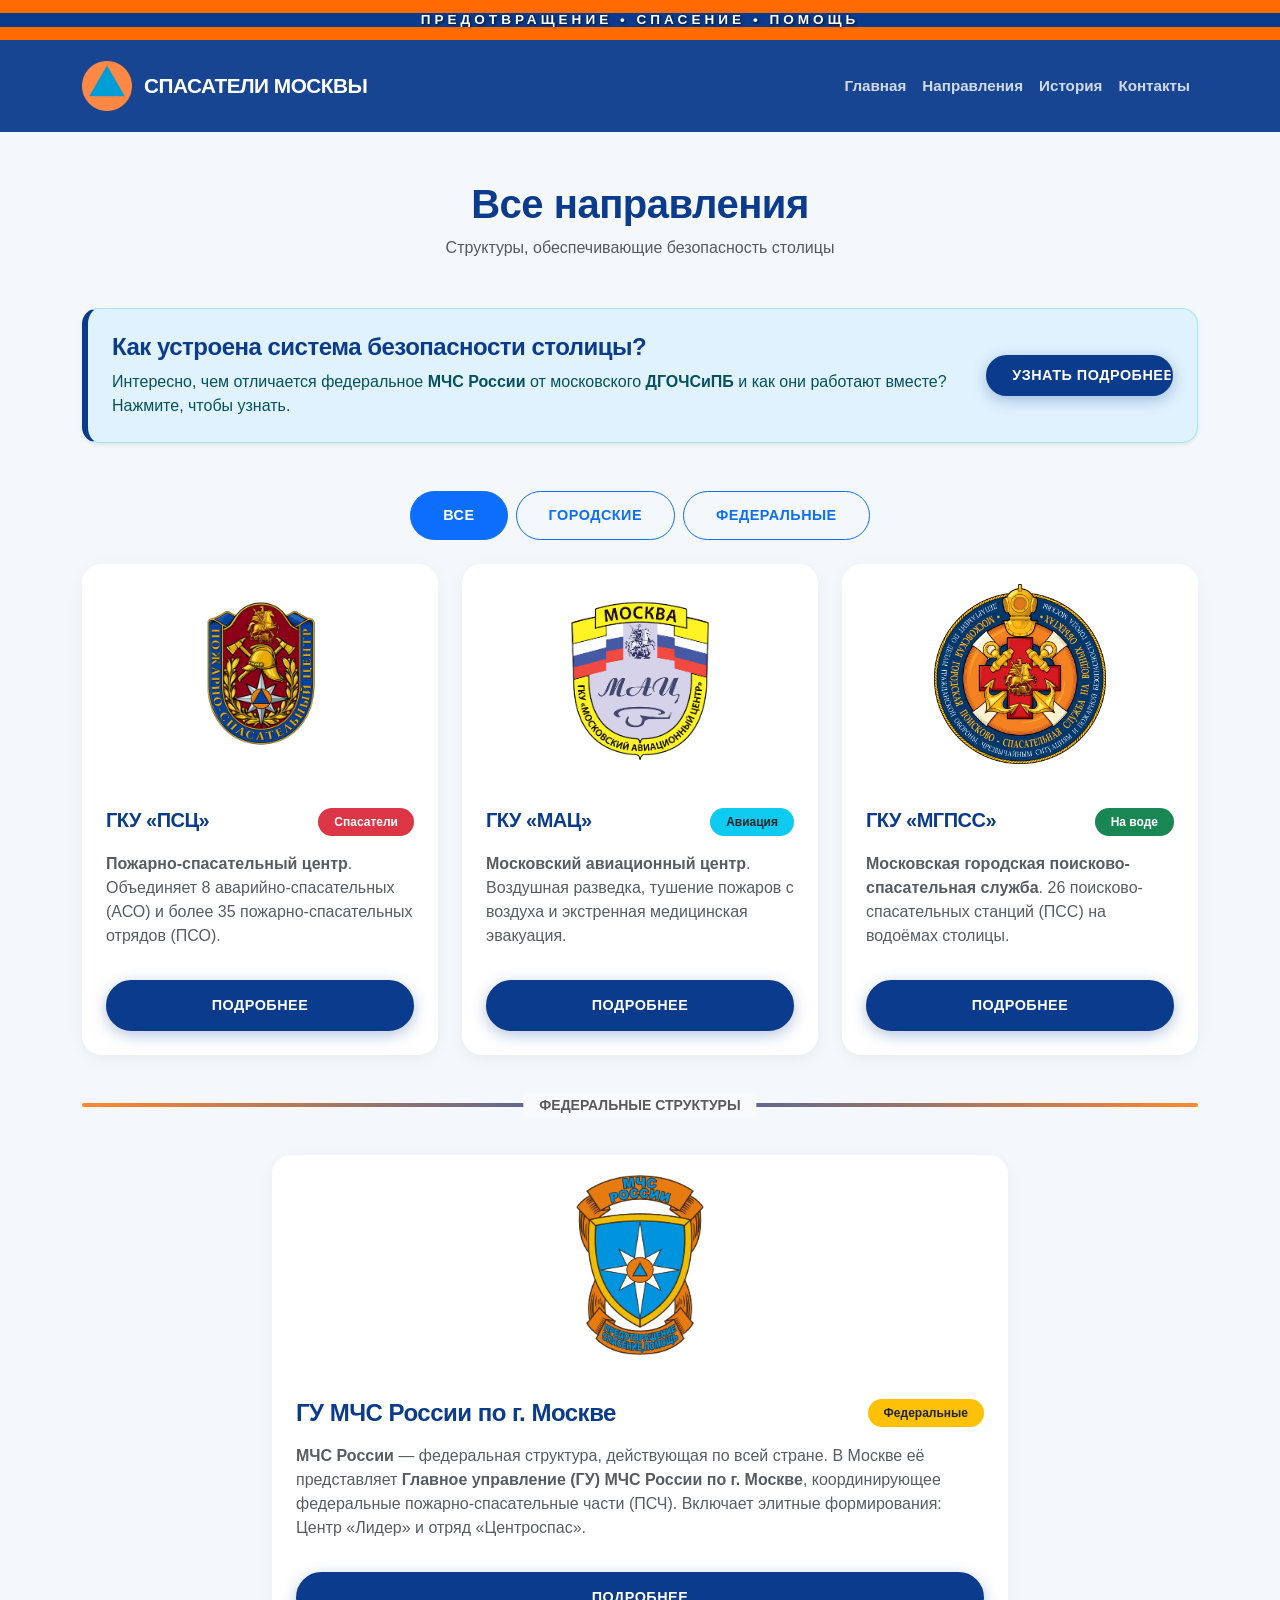
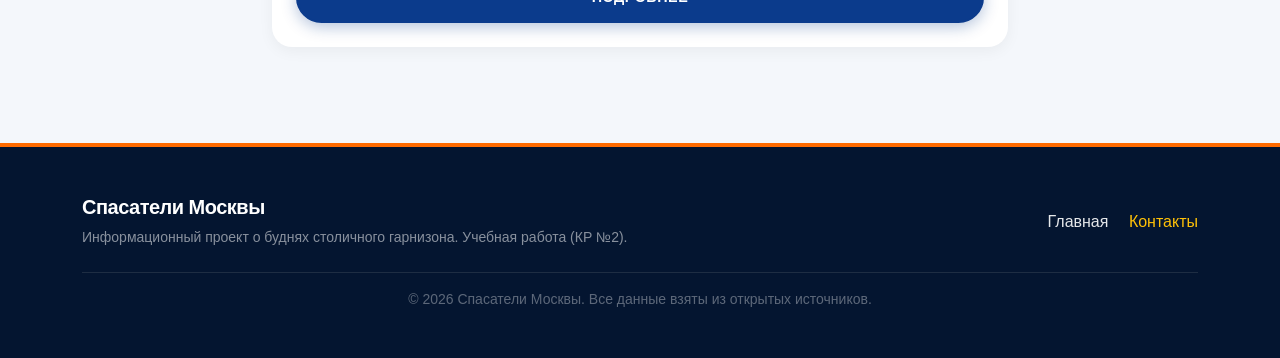
<file: catalog.html>
<!DOCTYPE html>
<html lang="ru">
<head>
    <meta charset="UTF-8">
    <meta name="viewport" content="width=device-width, initial-scale=1.0">
    <title>Все направления — Спасатели Москвы</title>
    <link rel="stylesheet" href="vendor/bootstrap/css/bootstrap.min.css">
    <link rel="stylesheet" href="css/custom.css">
</head>
<body class="d-flex flex-column min-vh-100">

    <!-- Индикатор прокрутки -->
    <div class="scroll-progress-bar" id="scrollProgress"></div>

    <!-- Верхняя полоса с девизом -->
    <div class="mchs-top-line">Предотвращение &bull; Спасение &bull; Помощь</div>

    <nav class="navbar navbar-expand-lg navbar-dark sticky-top">
        <div class="container">
            <a class="navbar-brand d-flex align-items-center" href="index.html">
                <img src="images/logo.png" alt="Логотип" class="navbar-logo">
                Спасатели Москвы
            </a>
            <button class="navbar-toggler" type="button" data-bs-toggle="collapse" data-bs-target="#mainNavbar">
                <span class="navbar-toggler-icon"></span>
            </button>
            <div class="collapse navbar-collapse" id="mainNavbar">
                <ul class="navbar-nav ms-auto mb-2 mb-lg-0">
                    <li class="nav-item"><a class="nav-link" href="index.html">Главная</a></li>
                    <li class="nav-item"><a class="nav-link active" aria-current="page" href="catalog.html">Направления</a></li>
                    <li class="nav-item"><a class="nav-link" href="history.html">История</a></li>
                    <li class="nav-item"><a class="nav-link" href="contacts.html">Контакты</a></li>
                </ul>
            </div>
        </div>
    </nav>

    <main class="flex-grow-1 py-5">
        <div class="container">
            <div class="text-center mb-5 reveal">
                <h1 class="fw-bold" style="color: var(--mchs-blue);">Все направления</h1>
                <p class="text-muted">Структуры, обеспечивающие безопасность столицы</p>
            </div>

            <div class="alert alert-info d-flex flex-column flex-md-row justify-content-between align-items-md-center shadow-sm rounded-4 mb-5 p-4 reveal" role="alert" style="border-left: 6px solid var(--mchs-blue); background-color: #e0f2fe;">
                <div class="mb-3 mb-md-0 pe-md-4">
                    <h4 class="alert-heading fw-bold mb-2" style="color: var(--mchs-blue);">Как устроена система безопасности столицы?</h4>
                    <p class="mb-0">Интересно, чем отличается федеральное <strong>МЧС России</strong> от московского <strong>ДГОЧСиПБ</strong> и как они работают вместе? Нажмите, чтобы узнать.</p>
                </div>
                <button type="button" class="btn btn-primary text-nowrap px-4 py-2" data-bs-toggle="modal" data-bs-target="#infoModal">
                    Узнать подробнее
                </button>
            </div>

            <div class="d-flex justify-content-center gap-2 mb-4 flex-wrap reveal">
                <button class="btn btn-outline-primary active" onclick="filterCards('all', this)">Все</button>
                <button class="btn btn-outline-primary" onclick="filterCards('city', this)">Городские</button>
                <button class="btn btn-outline-primary" onclick="filterCards('federal', this)">Федеральные</button>
            </div>

            <div class="row g-4 mb-5 justify-content-center">
                <div class="col-12 col-md-6 col-lg-4 catalog-card reveal" data-category="city">
                    <div class="card h-100">
                        <div class="card-img-wrapper">
                            <img src="images/cat1.jpg" alt="Пожарно-спасательный центр">
                        </div>
                        <div class="card-body p-4 d-flex flex-column">
                            <div class="d-flex justify-content-between align-items-start mb-3">
                                <h3 class="card-title h5 fw-bold mb-0" style="color: var(--mchs-blue);">ГКУ «ПСЦ»</h3>
                                <span class="badge rounded-pill bg-danger px-3 py-2">Спасатели</span>
                            </div>
                            <p class="card-text text-muted flex-grow-1"><strong>Пожарно-спасательный центр</strong>. Объединяет 8 аварийно-спасательных (АСО) и более 35 пожарно-спасательных отрядов (ПСО).</p>
                            <a href="psc.html" class="btn btn-primary mt-3">Подробнее</a>
                        </div>
                    </div>
                </div>

                <div class="col-12 col-md-6 col-lg-4 catalog-card reveal" data-category="city">
                    <div class="card h-100">
                        <div class="card-img-wrapper">
                            <img src="images/cat2.jpg" alt="Московский авиационный центр">
                        </div>
                        <div class="card-body p-4 d-flex flex-column">
                            <div class="d-flex justify-content-between align-items-start mb-3">
                                <h3 class="card-title h5 fw-bold mb-0" style="color: var(--mchs-blue);">ГКУ «МАЦ»</h3>
                                <span class="badge rounded-pill bg-info text-dark px-3 py-2">Авиация</span>
                            </div>
                            <p class="card-text text-muted flex-grow-1"><strong>Московский авиационный центр</strong>. Воздушная разведка, тушение пожаров с воздуха и экстренная медицинская эвакуация.</p>
                            <a href="mac.html" class="btn btn-primary mt-3">Подробнее</a>
                        </div>
                    </div>
                </div>

                <div class="col-12 col-md-6 col-lg-4 catalog-card reveal" data-category="city">
                    <div class="card h-100">
                        <div class="card-img-wrapper">
                            <img src="images/cat3.jpg" alt="Московская городская поисково-спасательная служба">
                        </div>
                        <div class="card-body p-4 d-flex flex-column">
                            <div class="d-flex justify-content-between align-items-start mb-3">
                                <h3 class="card-title h5 fw-bold mb-0" style="color: var(--mchs-blue);">ГКУ «МГПСС»</h3>
                                <span class="badge rounded-pill bg-success px-3 py-2">На воде</span>
                            </div>
                            <p class="card-text text-muted flex-grow-1"><strong>Московская городская поисково-спасательная служба</strong>. 26 поисково-спасательных станций (ПСС) на водоёмах столицы.</p>
                            <a href="mgpss.html" class="btn btn-primary mt-3">Подробнее</a>
                        </div>
                    </div>
                </div>
            </div>

            <div class="position-relative my-5 reveal">
                <hr style="border: 0; height: 4px; background: linear-gradient(to right, var(--mchs-orange) 0%, var(--mchs-blue) 50%, var(--mchs-orange) 100%); opacity: 0.8; border-radius: 4px; margin: 0;">
                <div class="position-absolute top-50 start-50 translate-middle bg-light px-3">
                    <span class="text-muted fw-bold text-uppercase small">Федеральные структуры</span>
                </div>
            </div>

            <div class="row justify-content-center mb-5" id="mchs">
                <div class="col-12 col-lg-8 catalog-card reveal" data-category="federal">
                    <div class="card h-100">
                        <div class="card-img-wrapper" style="height: 250px;">
                            <img src="images/cat4.jpg" alt="Главное управление МЧС России">
                        </div>
                        <div class="card-body p-4 d-flex flex-column">
                            <div class="d-flex justify-content-between align-items-start mb-3">
                                <h3 class="card-title h4 fw-bold mb-0" style="color: var(--mchs-blue);">ГУ МЧС России по г. Москве</h3>
                                <span class="badge rounded-pill bg-warning text-dark px-3 py-2">Федеральные</span>
                            </div>
                            <p class="card-text text-muted flex-grow-1"><strong>МЧС России</strong> — федеральная структура, действующая по всей стране. В Москве её представляет <strong>Главное управление (ГУ) МЧС России по г. Москве</strong>, координирующее федеральные пожарно-спасательные части (ПСЧ). Включает элитные формирования: Центр «Лидер» и отряд «Центроспас».</p>
                            <a href="product.html" class="btn btn-primary mt-3">Подробнее</a>
                        </div>
                    </div>
                </div>
            </div>
        </div>
    </main>

    <div class="modal fade" id="infoModal" tabindex="-1" aria-labelledby="infoModalLabel" aria-hidden="true">
        <div class="modal-dialog modal-lg modal-dialog-centered modal-dialog-scrollable">
            <div class="modal-content border-0 shadow-lg" style="border-radius: 20px;">
                <div class="modal-header text-white" style="background-color: var(--mchs-blue); border-top-left-radius: 20px; border-top-right-radius: 20px;">
                    <h5 class="modal-title fw-bold" id="infoModalLabel">Взаимодействие МЧС России и ДГОЧСиПБ</h5>
                    <button type="button" class="btn-close btn-close-white" data-bs-dismiss="modal" aria-label="Закрыть"></button>
                </div>
                <div class="modal-body p-4">
                    <p>Общее руководство и координацию всей системы защиты населения в стране осуществляет федеральное <strong>МЧС России</strong>. В Москве, наряду с федеральными структурами, действует <strong>Департамент ГОЧСиПБ (ДГОЧСиПБ)</strong>.</p>
                    <p>Департамент является органом исполнительной власти <strong>Правительства Москвы</strong> и отвечает за решение городских задач в области гражданской обороны, предупреждения и ликвидации чрезвычайных ситуаций, а также пожарной безопасности.</p>
                    <p class="mb-0">При этом ДГОЧСиПБ работает в <strong>тесном взаимодействии с МЧС России</strong> и его Главным управлением по г. Москве. Их совместная деятельность основана на специальных соглашениях о передаче полномочий, что позволяет объединять усилия для защиты столицы.</p>
                </div>
                <div class="modal-footer bg-light" style="border-bottom-left-radius: 20px; border-bottom-right-radius: 20px;">
                    <button type="button" class="btn btn-primary" data-bs-dismiss="modal">Понятно</button>
                </div>
            </div>
        </div>
    </div>

    <footer class="mt-auto">
        <div class="container">
            <div class="row align-items-center g-4">
                <div class="col-12 col-md-6">
                    <h5 class="text-white fw-bold mb-2">Спасатели Москвы</h5>
                    <p class="mb-0 small opacity-75">Информационный проект о буднях столичного гарнизона. Учебная работа (КР №2).</p>
                </div>
                <div class="col-12 col-md-6 text-md-end">
                    <a href="index.html" class="me-3">Главная</a>
                    <a href="contacts.html" class="text-warning">Контакты</a>
                </div>
            </div>
            <hr class="border-secondary mt-4">
            <div class="text-center small opacity-50">&copy; 2026 Спасатели Москвы. Все данные взяты из открытых источников.</div>
        </div>
    </footer>

    <script src="vendor/bootstrap/js/bootstrap.bundle.min.js"></script>
    <script>
        // Фишка: Фильтры
        function filterCards(category, btn) {
            const cards = document.querySelectorAll('.catalog-card');
            cards.forEach(card => {
                if (category === 'all' || card.dataset.category === category) {
                    card.style.display = 'block';
                } else {
                    card.style.display = 'none';
                }
            });
            document.querySelectorAll('.d-flex.justify-content-center.gap-2.mb-4 button').forEach(b => {
                b.classList.remove('active');
            });
            btn.classList.add('active');
        }

        document.addEventListener('DOMContentLoaded', () => {
            // Фишка 3: Кнопка наверх
            const backToTopBtn = document.createElement('button');
            backToTopBtn.innerHTML = '↑';
            backToTopBtn.className = 'back-to-top';
            backToTopBtn.title = 'Вернуться наверх';
            document.body.appendChild(backToTopBtn);
            window.addEventListener('scroll', () => {
                if (window.scrollY > 400) backToTopBtn.classList.add('show');
                else backToTopBtn.classList.remove('show');
            });
            backToTopBtn.addEventListener('click', () => {
                window.scrollTo({ top: 0, behavior: 'smooth' });
            });

            // Фишка 4: Индикатор прокрутки
            const progressBar = document.getElementById('scrollProgress');
            window.addEventListener('scroll', () => {
                const scrollTop = window.scrollY || document.documentElement.scrollTop;
                const scrollHeight = document.documentElement.scrollHeight - document.documentElement.clientHeight;
                const scrollPercent = (scrollTop / scrollHeight) * 100;
                progressBar.style.width = scrollPercent + '%';
            });

            // Фишка 5: Анимация появления (Scroll Reveal)
            const revealElements = document.querySelectorAll('.reveal');
            const revealObserver = new IntersectionObserver((entries, observer) => {
                entries.forEach(entry => {
                    if (entry.isIntersecting) {
                        entry.target.classList.add('active');
                        observer.unobserve(entry.target);
                    }
                });
            }, { threshold: 0.1 });
            revealElements.forEach(el => revealObserver.observe(el));
        });
    </script>
</body>
</html>
</file>
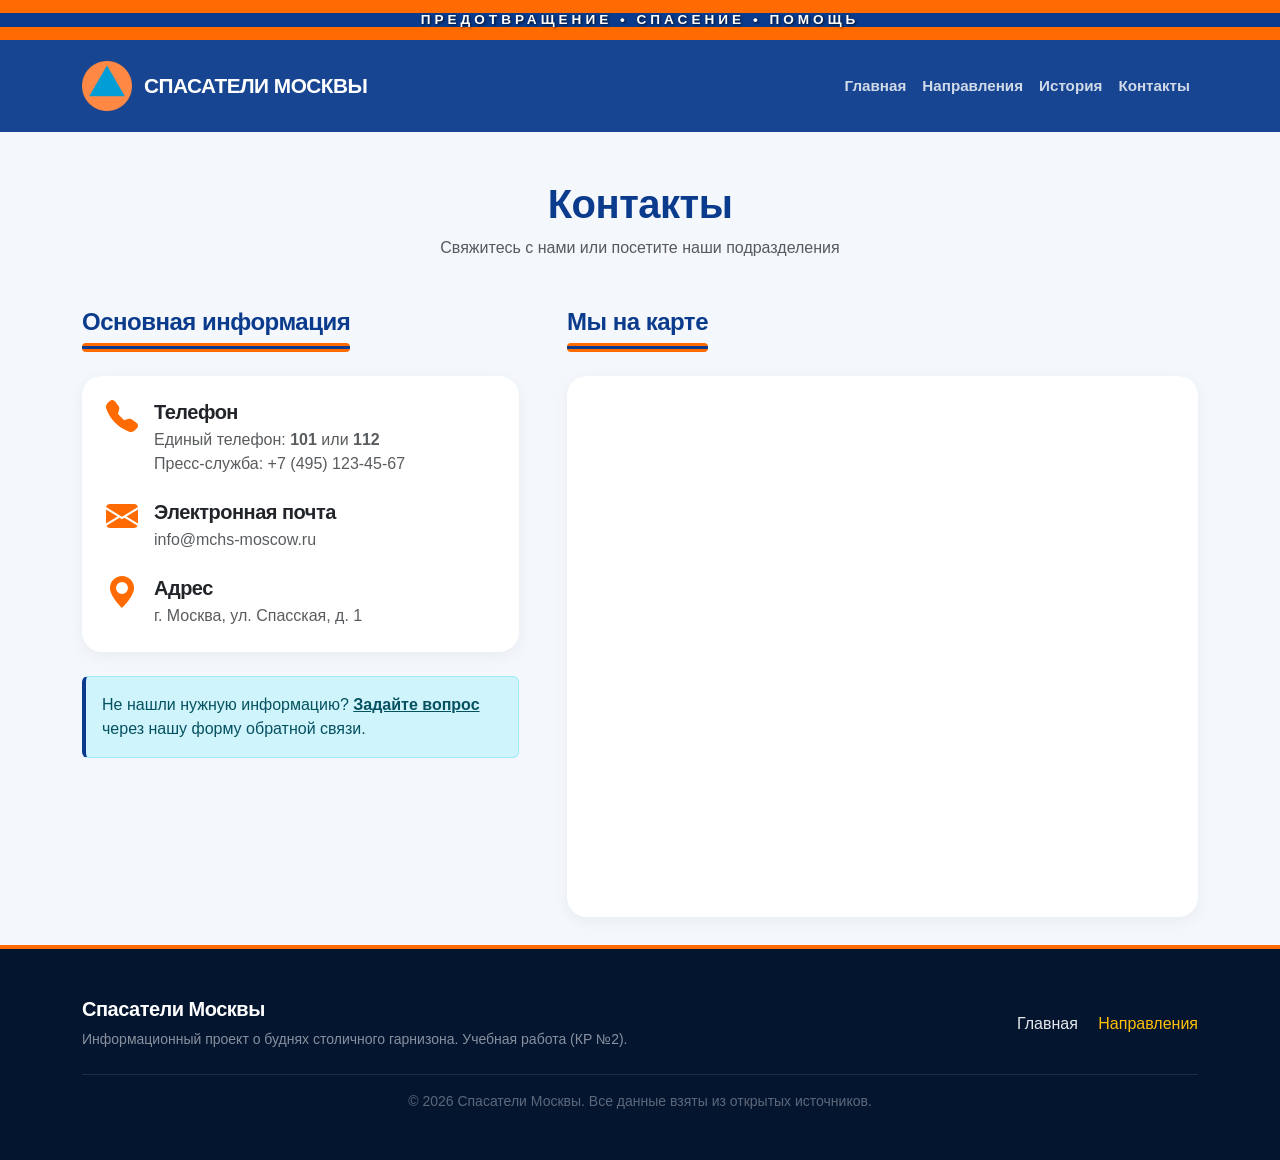
<file: contacts.html>
<!DOCTYPE html>
<html lang="ru">
<head>
    <meta charset="UTF-8">
    <meta name="viewport" content="width=device-width, initial-scale=1.0">
    <title>Контакты — Спасатели Москвы</title>
    <link rel="stylesheet" href="vendor/bootstrap/css/bootstrap.min.css">
    <link rel="stylesheet" href="css/custom.css">
</head>
<body class="d-flex flex-column min-vh-100">

        <div class="mchs-top-line">Предотвращение &bull; Спасение &bull; Помощь</div>

    <nav class="navbar navbar-expand-lg navbar-dark sticky-top">
        <div class="container">
            <a class="navbar-brand d-flex align-items-center" href="index.html">
                <img src="images/logo.png" alt="Логотип" class="navbar-logo">
                Спасатели Москвы
            </a>
            <button class="navbar-toggler" type="button" data-bs-toggle="collapse" data-bs-target="#mainNavbar">
                <span class="navbar-toggler-icon"></span>
            </button>
            <div class="collapse navbar-collapse" id="mainNavbar">
                <ul class="navbar-nav ms-auto mb-2 mb-lg-0">
                    <li class="nav-item"><a class="nav-link" href="index.html">Главная</a></li>
                    <li class="nav-item"><a class="nav-link" href="catalog.html">Направления</a></li>
                    <li class="nav-item"><a class="nav-link" href="history.html">История</a></li>
                    <li class="nav-item"><a class="nav-link active" href="contacts.html">Контакты</a></li>
                </ul>
            </div>
        </div>
    </nav>

    <main class="flex-grow-1 py-5">
        <div class="container">
            <div class="text-center mb-5">
                <h1 class="fw-bold" style="color: var(--mchs-blue);">Контакты</h1>
                <p class="text-muted">Свяжитесь с нами или посетите наши подразделения</p>
            </div>

            <div class="row g-5 mb-5">
                <!-- Левая колонка: Контактная информация -->
                <div class="col-12 col-lg-5">
                    <h2 class="h4 fw-bold mb-4" style="color: var(--mchs-blue);">Основная информация</h2>
                    
                    <div class="card shadow-sm border-0 mb-4" style="border-radius: 15px;">
                        <div class="card-body p-4">
                            <div class="d-flex mb-4">
                                <div class="me-3">
                                    <svg xmlns="http://www.w3.org/2000/svg" width="32" height="32" fill="var(--mchs-orange)" viewBox="0 0 16 16">
                                      <path fill-rule="evenodd" d="M1.885.511a1.745 1.745 0 0 1 2.61.163L6.29 2.98c.329.423.445.974.315 1.494l-.547 2.19a.678.678 0 0 0 .178.643l2.457 2.457a.678.678 0 0 0 .644.178l2.189-.547a1.745 1.745 0 0 1 1.494.315l2.306 1.794c.829.645.905 1.87.163 2.611l-1.034 1.034c-.74.74-1.846 1.065-2.877.702a18.634 18.634 0 0 1-7.01-4.42 18.634 18.634 0 0 1-4.42-7.009c-.362-1.03-.037-2.137.703-2.877L1.885.511z"/>
                                    </svg>
                                </div>
                                <div>
                                    <h5 class="fw-bold mb-1">Телефон</h5>
                                    <p class="text-muted mb-0">Единый телефон: <strong>101</strong> или <strong>112</strong></p>
                                    <p class="text-muted mb-0">Пресс-служба: +7 (495) 123-45-67</p>
                                </div>
                            </div>
                            
                            <div class="d-flex mb-4">
                                <div class="me-3">
                                    <svg xmlns="http://www.w3.org/2000/svg" width="32" height="32" fill="var(--mchs-orange)" viewBox="0 0 16 16">
                                      <path d="M.05 3.555A2 2 0 0 1 2 2h12a2 2 0 0 1 1.95 1.555L8 8.414.05 3.555ZM0 4.697v7.104l5.803-3.558L0 4.697ZM6.761 8.83l-6.57 4.027A2 2 0 0 0 2 14h12a2 2 0 0 0 1.808-1.144l-6.57-4.027L8 9.586l-1.239-.757Zm3.436-.586L16 11.801V4.697l-5.803 3.546Z"/>
                                    </svg>
                                </div>
                                <div>
                                    <h5 class="fw-bold mb-1">Электронная почта</h5>
                                    <p class="text-muted mb-0">info@mchs-moscow.ru</p>
                                </div>
                            </div>
                            
                            <div class="d-flex">
                                <div class="me-3">
                                    <svg xmlns="http://www.w3.org/2000/svg" width="32" height="32" fill="var(--mchs-orange)" viewBox="0 0 16 16">
                                      <path d="M8 16s6-5.686 6-10A6 6 0 0 0 2 6c0 4.314 6 10 6 10zm0-7a3 3 0 1 1 0-6 3 3 0 0 1 0 6z"/>
                                    </svg>
                                </div>
                                <div>
                                    <h5 class="fw-bold mb-1">Адрес</h5>
                                    <p class="text-muted mb-0">г. Москва, ул. Спасская, д. 1</p>
                                </div>
                            </div>
                        </div>
                    </div>

                    <div class="alert alert-info" role="alert" style="border-left: 4px solid var(--mchs-blue);">
                        Не нашли нужную информацию? <a href="order.html" class="alert-link">Задайте вопрос</a> через нашу форму обратной связи.
                    </div>
                </div>

                <!-- Правая колонка: Интерактивная карта (Фишка 1) -->
                <div class="col-12 col-lg-7">
                    <h2 class="h4 fw-bold mb-4" style="color: var(--mchs-blue);">Мы на карте</h2>
                    <div class="card shadow-sm border-0 h-100" style="border-radius: 15px; overflow: hidden;">
                        <div class="ratio ratio-4x3">
                            <iframe src="https://yandex.ru/map-widget/v1/?ll=37.556331%2C55.744304&mode=usermaps&um=constructor%3Ac378046dde54df655dbbb9e41446732eb7c2eb604ed27b1ea64587f42f326d0d&z=16" 
                                    frameborder="0" 
                                    allowfullscreen="true" 
                                    style="border:0;" 
                                    title="Яндекс.Карта">
                            </iframe>
                        </div>
                    </div>
                </div>
            </div>
        </div>
    </main>

    <footer class="mt-auto">
        <div class="container">
            <div class="row align-items-center g-4">
                <div class="col-12 col-md-6">
                    <h5 class="text-white fw-bold mb-2">Спасатели Москвы</h5>
                    <p class="mb-0 small opacity-75">Информационный проект о буднях столичного гарнизона. Учебная работа (КР №2).</p>
                </div>
                <div class="col-12 col-md-6 text-md-end">
                    <a href="index.html" class="me-3">Главная</a>
                    <a href="catalog.html" class="text-warning">Направления</a>
                </div>
            </div>
            <hr class="border-secondary mt-4">
            <div class="text-center small opacity-50">&copy; 2026 Спасатели Москвы. Все данные взяты из открытых источников.</div>
        </div>
    </footer>

    <script src="vendor/bootstrap/js/bootstrap.bundle.min.js"></script>
    <!-- ФИШКА 3: Кнопка "Наверх" -->
    <script>
        document.addEventListener('DOMContentLoaded', () => {
            const backToTopBtn = document.createElement('button');
            backToTopBtn.innerHTML = '↑';
            backToTopBtn.className = 'back-to-top';
            backToTopBtn.title = 'Вернуться наверх';
            document.body.appendChild(backToTopBtn);
            window.addEventListener('scroll', () => {
                if (window.scrollY > 400) backToTopBtn.classList.add('show');
                else backToTopBtn.classList.remove('show');
            });
            backToTopBtn.addEventListener('click', () => {
                window.scrollTo({ top: 0, behavior: 'smooth' });
            });
        });
    </script>
</body>
</html>
</file>
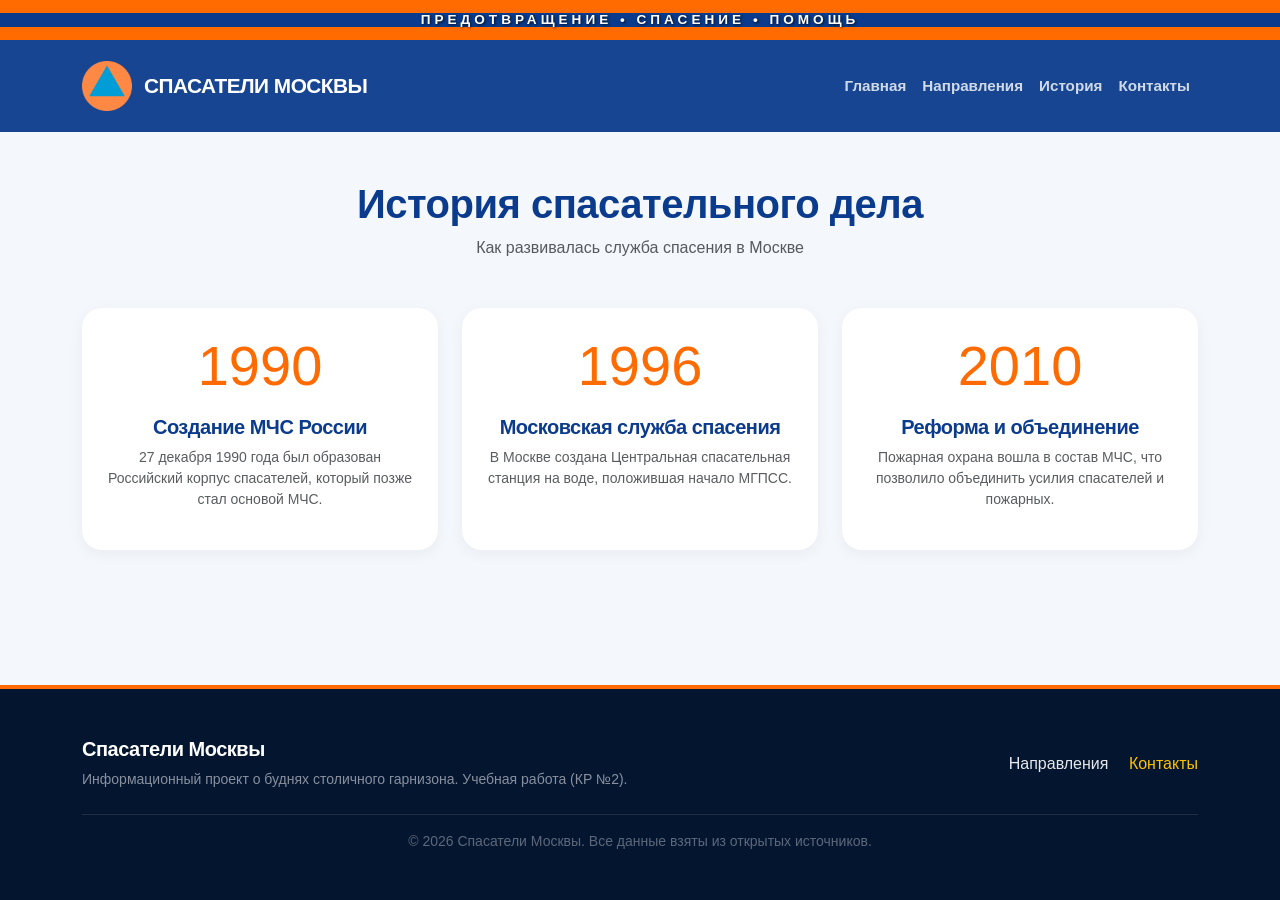
<file: history.html>
<!DOCTYPE html>
<html lang="ru">
<head>
    <meta charset="UTF-8">
    <meta name="viewport" content="width=device-width, initial-scale=1.0">
    <title>История службы — Спасатели Москвы</title>
    <link rel="stylesheet" href="vendor/bootstrap/css/bootstrap.min.css">
    <link rel="stylesheet" href="css/custom.css">
</head>
<body class="d-flex flex-column min-vh-100">

    <div class="scroll-progress-bar" id="scrollProgress"></div>
    <div class="mchs-top-line">Предотвращение &bull; Спасение &bull; Помощь</div>

    <nav class="navbar navbar-expand-lg navbar-dark sticky-top">
        <div class="container">
            <a class="navbar-brand d-flex align-items-center" href="index.html">
                <img src="images/logo.png" alt="Логотип" class="navbar-logo"> Спасатели Москвы
            </a>
            <button class="navbar-toggler" type="button" data-bs-toggle="collapse" data-bs-target="#mainNavbar">
                <span class="navbar-toggler-icon"></span>
            </button>
            <div class="collapse navbar-collapse" id="mainNavbar">
                <ul class="navbar-nav ms-auto mb-2 mb-lg-0">
                    <li class="nav-item"><a class="nav-link" href="index.html">Главная</a></li>
                    <li class="nav-item"><a class="nav-link" href="catalog.html">Направления</a></li>
                    <li class="nav-item"><a class="nav-link active" href="history.html">История</a></li>
                    <li class="nav-item"><a class="nav-link" href="contacts.html">Контакты</a></li>
                </ul>
            </div>
        </div>
    </nav>

    <main class="flex-grow-1 py-5">
        <div class="container">
            <div class="text-center mb-5 reveal">
                <h1 class="fw-bold" style="color: var(--mchs-blue);">История спасательного дела</h1>
                <p class="text-muted">Как развивалась служба спасения в Москве</p>
            </div>

            <div class="row g-4 justify-content-center">
                <div class="col-12 col-md-6 col-lg-4 reveal">
                    <div class="card h-100 shadow-sm border-0" style="border-radius: 15px;">
                        <div class="card-body p-4 text-center">
                            <div class="display-4 mb-3" style="color: var(--mchs-orange);">1990</div>
                            <h3 class="h5 fw-bold" style="color: var(--mchs-blue);">Создание МЧС России</h3>
                            <p class="text-muted small">27 декабря 1990 года был образован Российский корпус спасателей, который позже стал основой МЧС.</p>
                        </div>
                    </div>
                </div>
                <div class="col-12 col-md-6 col-lg-4 reveal">
                    <div class="card h-100 shadow-sm border-0" style="border-radius: 15px;">
                        <div class="card-body p-4 text-center">
                            <div class="display-4 mb-3" style="color: var(--mchs-orange);">1996</div>
                            <h3 class="h5 fw-bold" style="color: var(--mchs-blue);">Московская служба спасения</h3>
                            <p class="text-muted small">В Москве создана Центральная спасательная станция на воде, положившая начало МГПСС.</p>
                        </div>
                    </div>
                </div>
                <div class="col-12 col-md-6 col-lg-4 reveal">
                    <div class="card h-100 shadow-sm border-0" style="border-radius: 15px;">
                        <div class="card-body p-4 text-center">
                            <div class="display-4 mb-3" style="color: var(--mchs-orange);">2010</div>
                            <h3 class="h5 fw-bold" style="color: var(--mchs-blue);">Реформа и объединение</h3>
                            <p class="text-muted small">Пожарная охрана вошла в состав МЧС, что позволило объединить усилия спасателей и пожарных.</p>
                        </div>
                    </div>
                </div>
            </div>
        </div>
    </main>

    <footer class="mt-auto">
        <div class="container">
            <div class="row align-items-center g-4">
                <div class="col-12 col-md-6">
                    <h5 class="text-white fw-bold mb-2">Спасатели Москвы</h5>
                    <p class="mb-0 small opacity-75">Информационный проект о буднях столичного гарнизона. Учебная работа (КР №2).</p>
                </div>
                <div class="col-12 col-md-6 text-md-end">
                    <a href="catalog.html" class="me-3">Направления</a>
                    <a href="contacts.html" class="text-warning">Контакты</a>
                </div>
            </div>
            <hr class="border-secondary mt-4">
            <div class="text-center small opacity-50">&copy; 2026 Спасатели Москвы. Все данные взяты из открытых источников.</div>
        </div>
    </footer>

    <script src="vendor/bootstrap/js/bootstrap.bundle.min.js"></script>
    <script>
        document.addEventListener('DOMContentLoaded', () => {
            const backToTopBtn = document.createElement('button');
            backToTopBtn.innerHTML = '↑';
            backToTopBtn.className = 'back-to-top';
            backToTopBtn.title = 'Вернуться наверх';
            document.body.appendChild(backToTopBtn);
            window.addEventListener('scroll', () => {
                if (window.scrollY > 400) backToTopBtn.classList.add('show');
                else backToTopBtn.classList.remove('show');
            });
            backToTopBtn.addEventListener('click', () => {
                window.scrollTo({ top: 0, behavior: 'smooth' });
            });

            const progressBar = document.getElementById('scrollProgress');
            window.addEventListener('scroll', () => {
                const scrollTop = window.scrollY || document.documentElement.scrollTop;
                const scrollHeight = document.documentElement.scrollHeight - document.documentElement.clientHeight;
                progressBar.style.width = (scrollTop / scrollHeight * 100) + '%';
            });

            const revealElements = document.querySelectorAll('.reveal');
            const revealObserver = new IntersectionObserver((entries, observer) => {
                entries.forEach(entry => {
                    if (entry.isIntersecting) {
                        entry.target.classList.add('active');
                        observer.unobserve(entry.target);
                    }
                });
            }, { threshold: 0.1 });
            revealElements.forEach(el => revealObserver.observe(el));
        });
    </script>
</body>
</html>
</file>
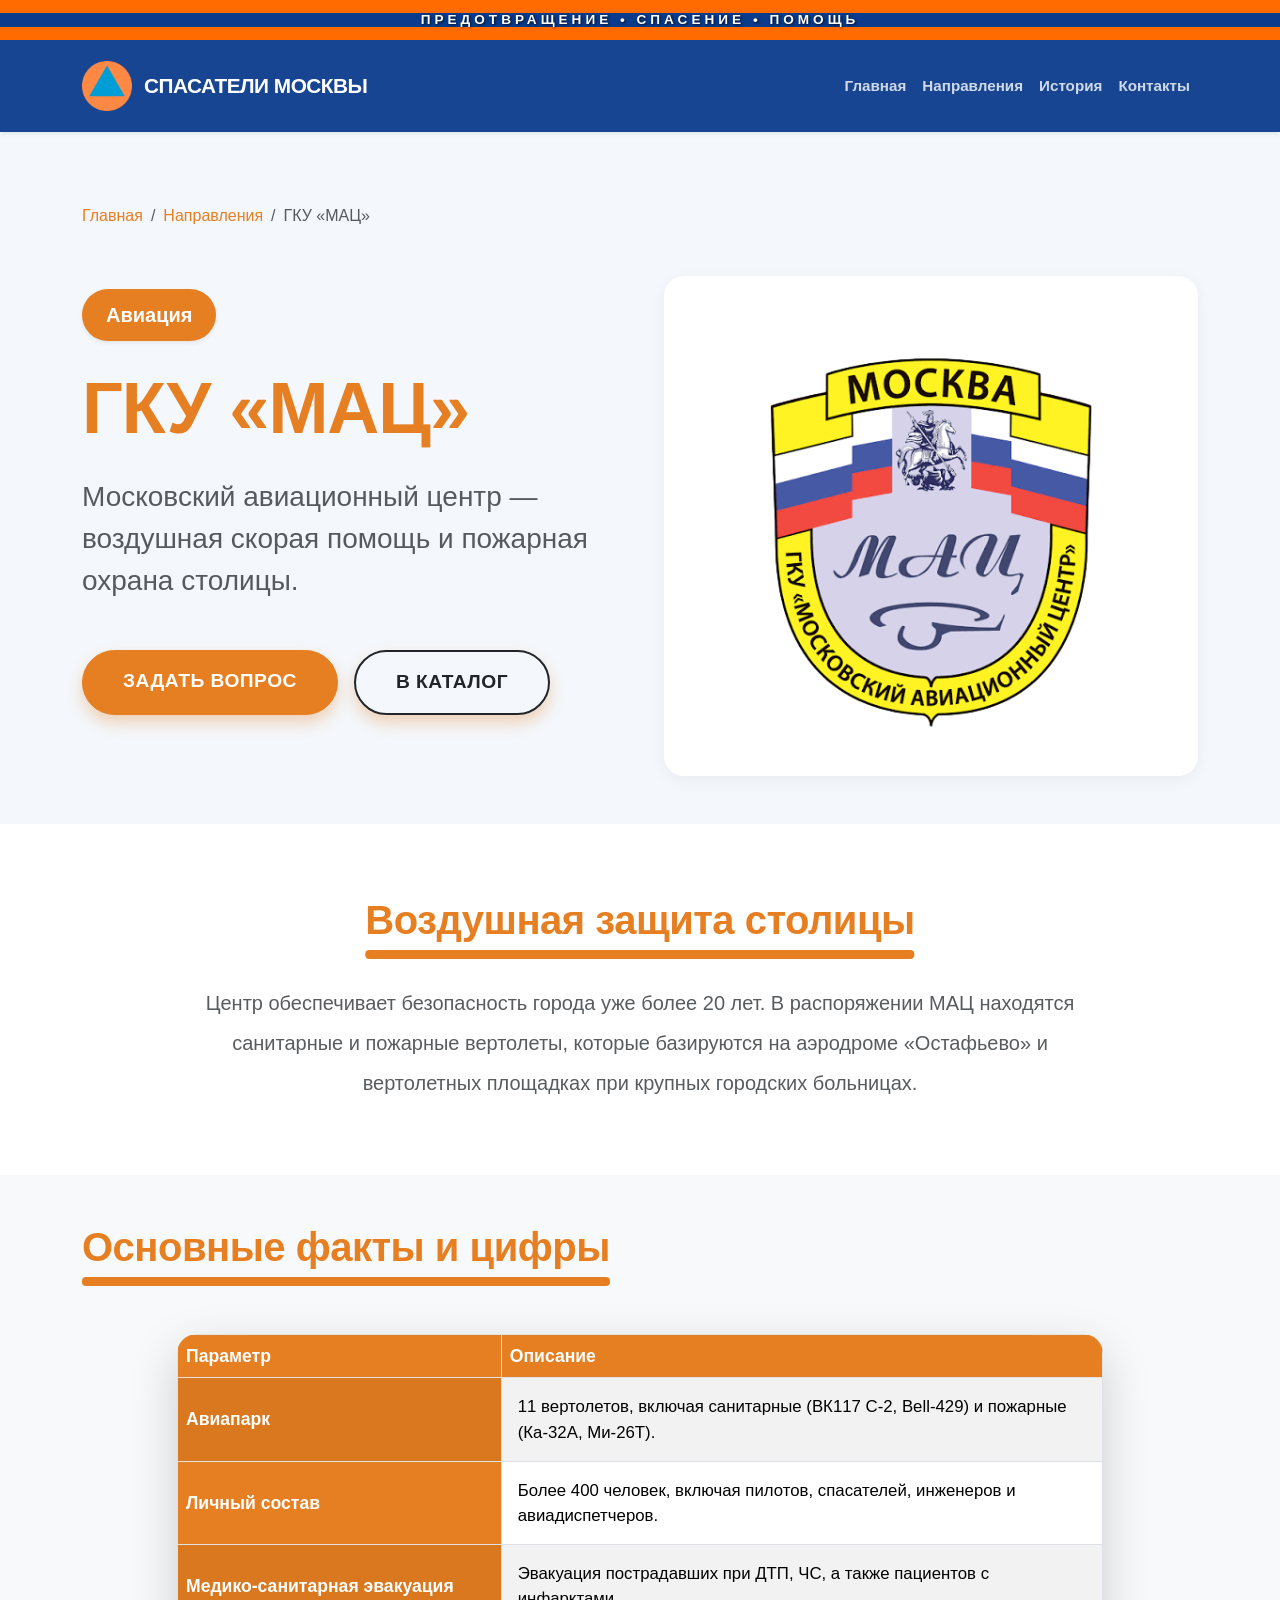
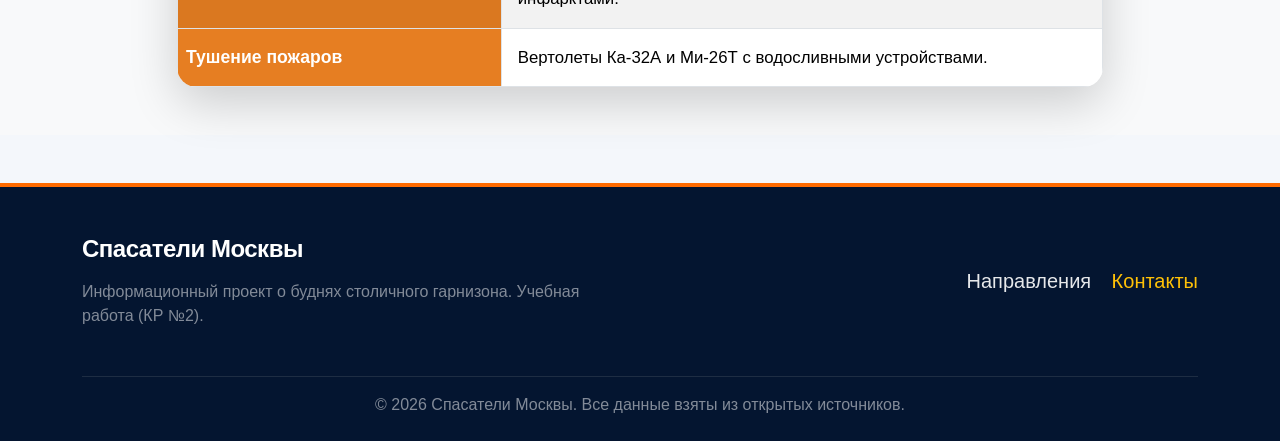
<file: mac.html>
<!DOCTYPE html>
<html lang="ru">
<head>
    <meta charset="UTF-8">
    <meta name="viewport" content="width=device-width, initial-scale=1.0">
    <title>ГКУ «МАЦ» — Спасатели Москвы</title>
    <link rel="stylesheet" href="vendor/bootstrap/css/bootstrap.min.css">
    <link rel="stylesheet" href="css/custom.css">
    <style>
        :root { --theme-color: #E67E22; --theme-dark: #CA6F1E; }
        h2.fw-bold::after { background: var(--theme-color) !important; }
        .btn-huge { padding: 1rem 2.5rem; font-size: 1.2rem; font-weight: 700; text-transform: uppercase; border-radius: 50px; box-shadow: 0 8px 15px rgba(230, 126, 34, 0.3); transition: all 0.3s ease; }
        .btn-huge:hover { transform: translateY(-5px); box-shadow: 0 15px 25px rgba(230, 126, 34, 0.4); }
        .btn-theme { background-color: var(--theme-color); border-color: var(--theme-color); color: white; }
        .btn-theme:hover { background-color: var(--theme-dark); border-color: var(--theme-dark); color: white; }
        .theme-table th { background-color: var(--theme-color) !important; color: white; font-size: 1.1rem; }
        .theme-table td { font-size: 1.05rem; padding: 1rem; }
        .display-2 { font-weight: 900; letter-spacing: -1px; }
    </style>
</head>
<body class="d-flex flex-column min-vh-100">

    <div class="scroll-progress-bar" id="scrollProgress"></div>
    <div class="mchs-top-line">Предотвращение &bull; Спасение &bull; Помощь</div>

    <nav class="navbar navbar-expand-lg navbar-dark sticky-top shadow-sm">
        <div class="container">
            <a class="navbar-brand d-flex align-items-center" href="index.html">
                <img src="images/logo.png" alt="Логотип" class="navbar-logo"> Спасатели Москвы
            </a>
            <button class="navbar-toggler" type="button" data-bs-toggle="collapse" data-bs-target="#mainNavbar">
                <span class="navbar-toggler-icon"></span>
            </button>
            <div class="collapse navbar-collapse" id="mainNavbar">
                <ul class="navbar-nav ms-auto mb-2 mb-lg-0">
                    <li class="nav-item"><a class="nav-link" href="index.html">Главная</a></li>
                    <li class="nav-item"><a class="nav-link active" href="catalog.html">Направления</a></li>
                    <li class="nav-item"><a class="nav-link" href="history.html">История</a></li>
                    <li class="nav-item"><a class="nav-link" href="contacts.html">Контакты</a></li>
                </ul>
            </div>
        </div>
    </nav>

    <main class="flex-grow-1">
        <section class="py-5 mt-4">
            <div class="container">
                <nav aria-label="breadcrumb" class="mb-5 reveal">
                    <ol class="breadcrumb">
                        <li class="breadcrumb-item"><a href="index.html" class="text-decoration-none" style="color: var(--theme-color);">Главная</a></li>
                        <li class="breadcrumb-item"><a href="catalog.html" class="text-decoration-none" style="color: var(--theme-color);">Направления</a></li>
                        <li class="breadcrumb-item active" aria-current="page">ГКУ «МАЦ»</li>
                    </ol>
                </nav>
                <div class="row g-5 align-items-center reveal">
                    <div class="col-12 col-lg-6">
                        <span class="badge rounded-pill mb-4 px-4 py-3 fs-5 shadow-sm" style="background-color: var(--theme-color);">Авиация</span>
                        <h1 class="display-2 mb-4" style="color: var(--theme-color);">ГКУ «МАЦ»</h1>
                        <p class="lead fs-3 text-muted mb-5">Московский авиационный центр — воздушная скорая помощь и пожарная охрана столицы.</p>
                        <div class="d-flex gap-3 mb-5 flex-wrap">
                            <a href="order.html" class="btn btn-theme btn-huge">Задать вопрос</a>
                            <a href="catalog.html" class="btn btn-outline-dark btn-huge" style="border-width: 2px;">В каталог</a>
                        </div>
                    </div>
                    <div class="col-12 col-lg-6">
                        <div class="card shadow-lg border-0 d-flex align-items-center justify-content-center" style="border-radius: 30px; overflow: hidden; background-color: #ffffff; height: 500px; padding: 40px;">
                            <img src="images/cat2.jpg" alt="МАЦ" class="img-fluid" style="max-height: 100%; object-fit: contain;">
                        </div>
                    </div>
                </div>
            </div>
        </section>

        <section class="py-5 bg-white reveal">
            <div class="container py-4">
                <div class="row justify-content-center">
                    <div class="col-12 col-lg-10 text-center">
                        <h2 class="fw-bold mb-4" style="color: var(--theme-color); font-size: 2.5rem;">Воздушная защита столицы</h2>
                        <p class="fs-5 text-muted lh-lg mb-0">
                            Центр обеспечивает безопасность города уже более 20 лет. В распоряжении МАЦ находятся санитарные и пожарные вертолеты, которые базируются на аэродроме «Остафьево» и вертолетных площадках при крупных городских больницах.
                        </p>
                    </div>
                </div>
            </div>
        </section>

        <section class="py-5 bg-light mb-5 reveal">
            <div class="container">
                <h2 class="fw-bold mb-5 text-center" style="color: var(--theme-color); font-size: 2.5rem;">Основные факты и цифры</h2>
                <div class="row justify-content-center">
                    <div class="col-12 col-lg-10">
                        <div class="table-responsive shadow-lg" style="border-radius: 20px; overflow: hidden;">
                            <table class="table table-striped table-bordered align-middle mb-0 theme-table">
                                <thead><tr><th style="width: 35%;">Параметр</th><th>Описание</th></tr></thead>
                                <tbody>
                                    <tr><th scope="row">Авиапарк</th><td>11 вертолетов, включая санитарные (ВК117 С-2, Bell-429) и пожарные (Ка-32А, Ми-26Т).</td></tr>
                                    <tr><th scope="row">Личный состав</th><td>Более 400 человек, включая пилотов, спасателей, инженеров и авиадиспетчеров.</td></tr>
                                    <tr><th scope="row">Медико-санитарная эвакуация</th><td>Эвакуация пострадавших при ДТП, ЧС, а также пациентов с инфарктами.</td></tr>
                                    <tr><th scope="row">Тушение пожаров</th><td>Вертолеты Ка-32А и Ми-26Т с водосливными устройствами.</td></tr>
                                </tbody>
                            </table>
                        </div>
                    </div>
                </div>
            </div>
        </section>
    </main>

    <footer class="mt-auto pt-5 pb-4">
        <div class="container">
            <div class="row align-items-center g-4">
                <div class="col-12 col-md-6">
                    <h4 class="text-white fw-bold mb-3">Спасатели Москвы</h4>
                    <p class="mb-0 text-white-50">Информационный проект о буднях столичного гарнизона. Учебная работа (КР №2).</p>
                </div>
                <div class="col-12 col-md-6 text-md-end">
                    <a href="catalog.html" class="fs-5 me-3">Направления</a>
                    <a href="contacts.html" class="fs-5 text-warning">Контакты</a>
                </div>
            </div>
            <hr class="border-secondary mt-5">
            <div class="text-center text-white-50">&copy; 2026 Спасатели Москвы. Все данные взяты из открытых источников.</div>
        </div>
    </footer>

    <script src="vendor/bootstrap/js/bootstrap.bundle.min.js"></script>
    <script>
        document.addEventListener('DOMContentLoaded', () => {
            const backToTopBtn = document.createElement('button');
            backToTopBtn.innerHTML = '↑';
            backToTopBtn.className = 'back-to-top';
            backToTopBtn.title = 'Вернуться наверх';
            document.body.appendChild(backToTopBtn);
            window.addEventListener('scroll', () => {
                if (window.scrollY > 400) backToTopBtn.classList.add('show');
                else backToTopBtn.classList.remove('show');
            });
            backToTopBtn.addEventListener('click', () => {
                window.scrollTo({ top: 0, behavior: 'smooth' });
            });

            const progressBar = document.getElementById('scrollProgress');
            window.addEventListener('scroll', () => {
                const scrollTop = window.scrollY || document.documentElement.scrollTop;
                const scrollHeight = document.documentElement.scrollHeight - document.documentElement.clientHeight;
                progressBar.style.width = (scrollTop / scrollHeight * 100) + '%';
            });

            const revealElements = document.querySelectorAll('.reveal');
            const revealObserver = new IntersectionObserver((entries, observer) => {
                entries.forEach(entry => {
                    if (entry.isIntersecting) {
                        entry.target.classList.add('active');
                        observer.unobserve(entry.target);
                    }
                });
            }, { threshold: 0.1 });
            revealElements.forEach(el => revealObserver.observe(el));
        });
    </script>
</body>
</html>
</file>
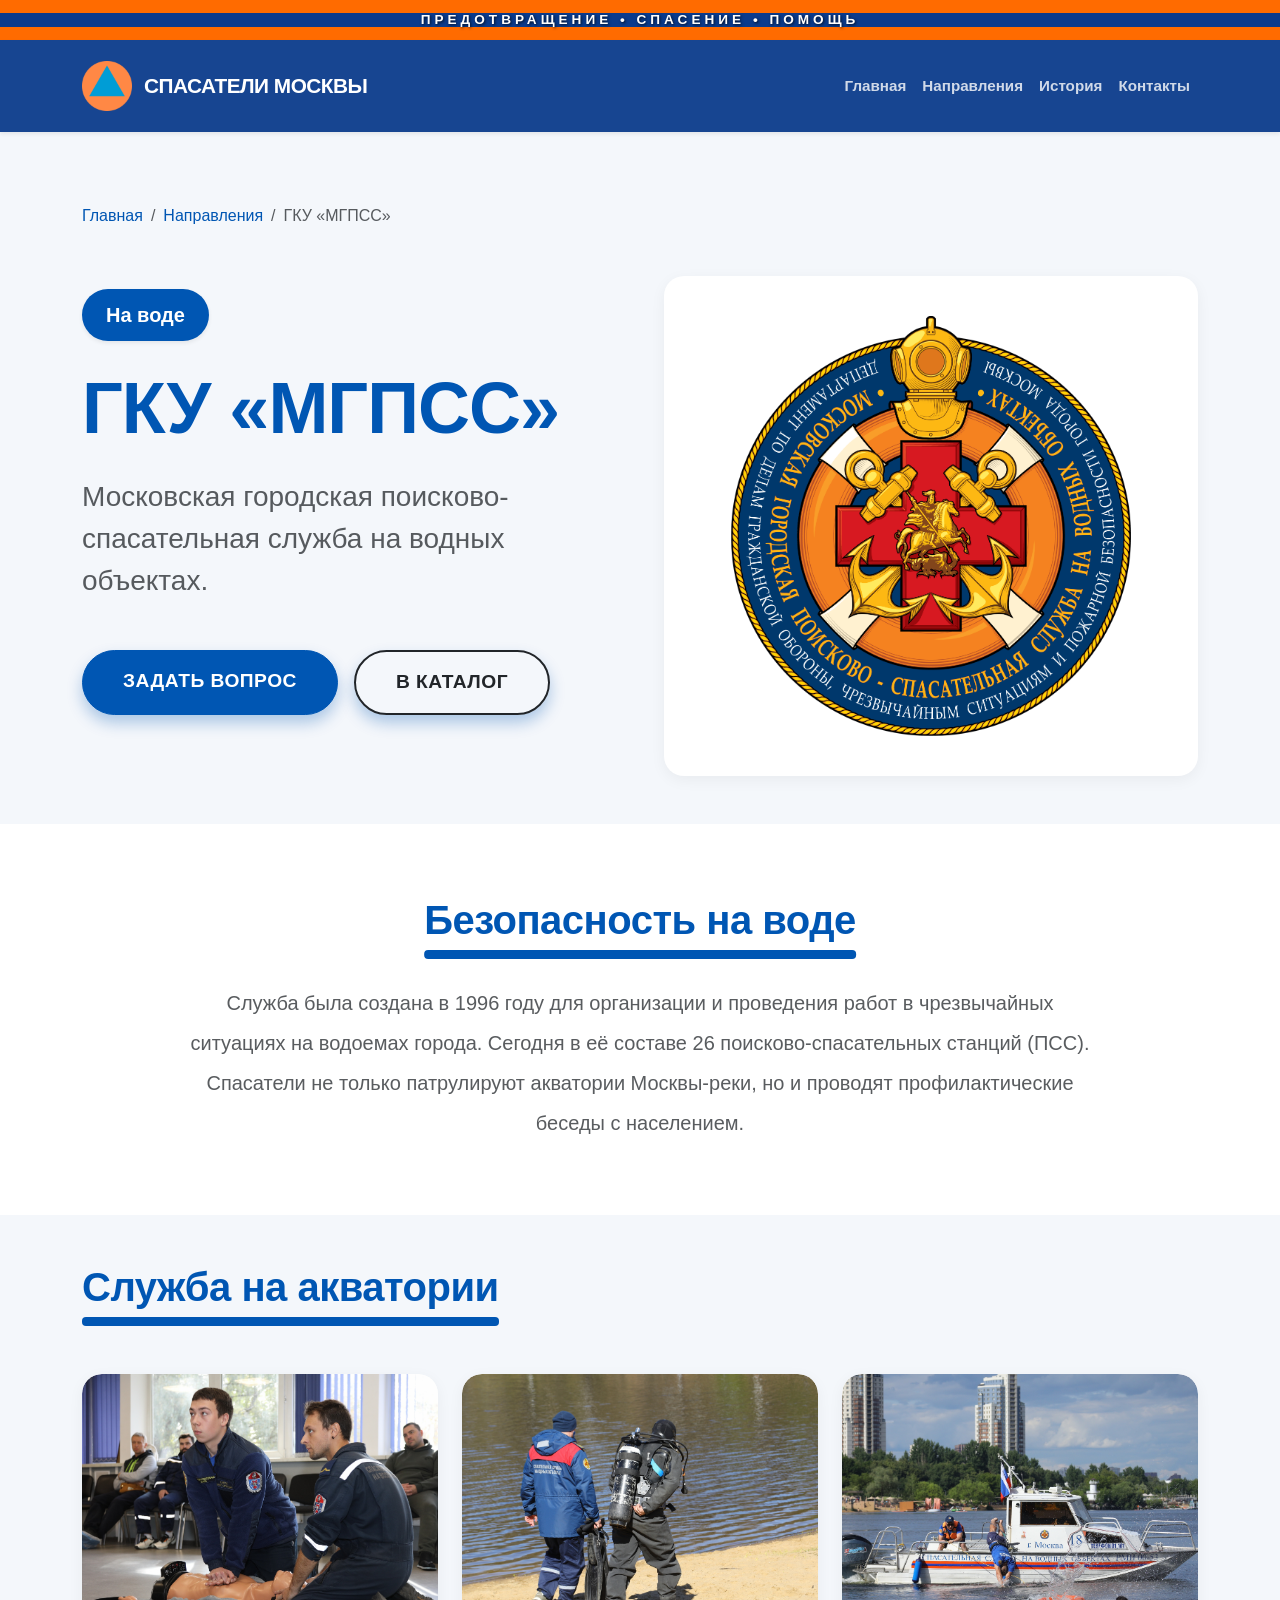
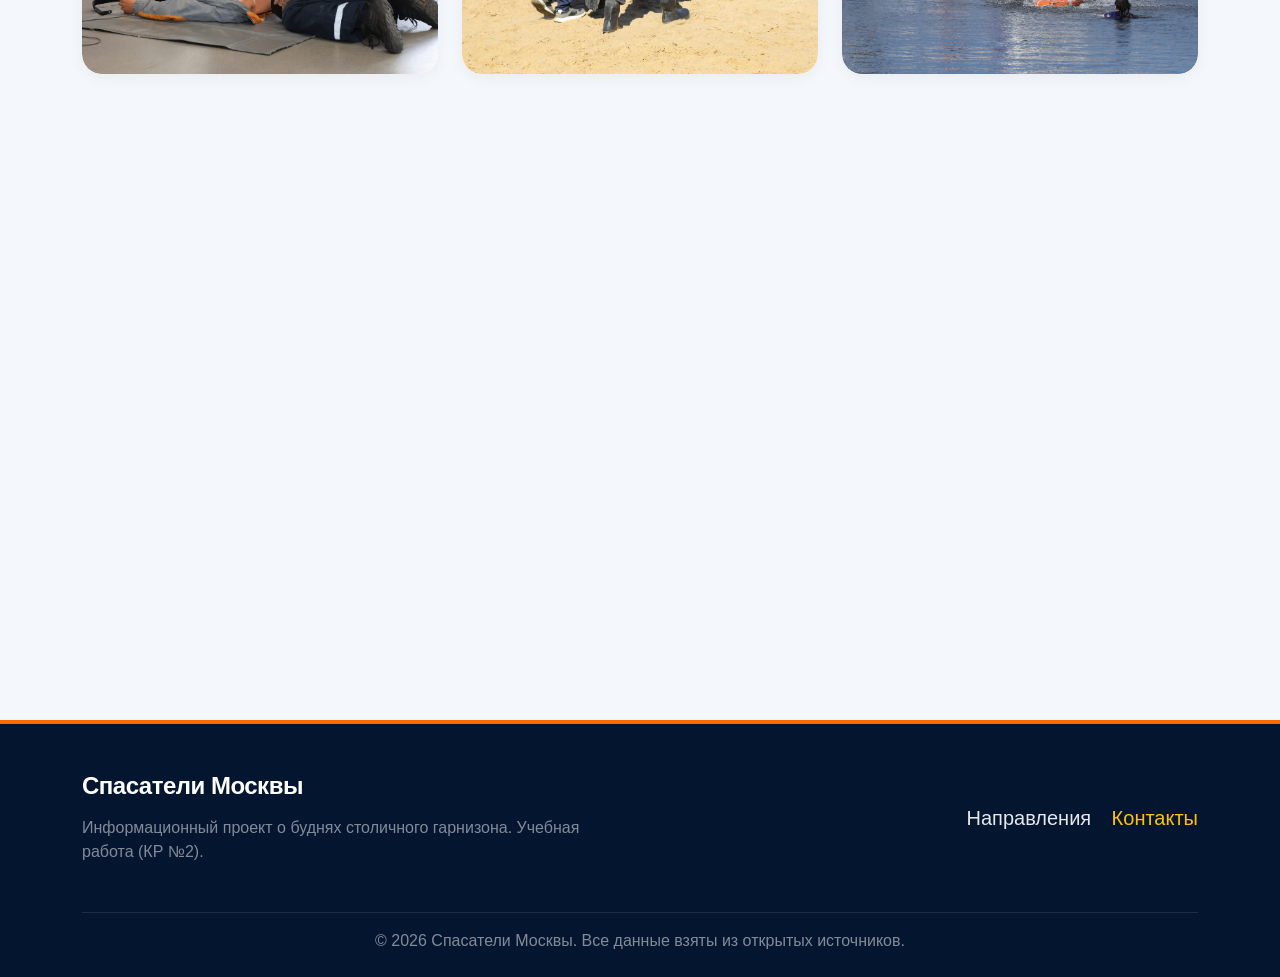
<file: mgpss.html>
<!DOCTYPE html>
<html lang="ru">
<head>
    <meta charset="UTF-8">
    <meta name="viewport" content="width=device-width, initial-scale=1.0">
    <title>ГКУ «МГПСС» — Спасатели Москвы</title>
    <link rel="stylesheet" href="vendor/bootstrap/css/bootstrap.min.css">
    <link rel="stylesheet" href="css/custom.css">
    <style>
        :root { --theme-color: #0056B3; --theme-dark: #003D82; }
        h2.fw-bold::after { background: var(--theme-color) !important; }
        .btn-huge { padding: 1rem 2.5rem; font-size: 1.2rem; font-weight: 700; text-transform: uppercase; border-radius: 50px; box-shadow: 0 8px 15px rgba(0, 86, 179, 0.3); transition: all 0.3s ease; }
        .btn-huge:hover { transform: translateY(-5px); box-shadow: 0 15px 25px rgba(0, 86, 179, 0.4); }
        .btn-theme { background-color: var(--theme-color); border-color: var(--theme-color); color: white; }
        .btn-theme:hover { background-color: var(--theme-dark); border-color: var(--theme-dark); color: white; }
        .gallery-img { width: 100%; height: 300px; object-fit: cover; border-radius: 20px; transition: transform 0.4s ease; }
        .gallery-img:hover { transform: scale(1.03); }
        .theme-table th { background-color: var(--theme-color) !important; color: white; font-size: 1.1rem; }
        .theme-table td { font-size: 1.05rem; padding: 1rem; }
        .display-2 { font-weight: 900; letter-spacing: -1px; }
    </style>
</head>
<body class="d-flex flex-column min-vh-100">

    <div class="scroll-progress-bar" id="scrollProgress"></div>
    <div class="mchs-top-line">Предотвращение &bull; Спасение &bull; Помощь</div>

    <nav class="navbar navbar-expand-lg navbar-dark sticky-top shadow-sm">
        <div class="container">
            <a class="navbar-brand d-flex align-items-center" href="index.html">
                <img src="images/logo.png" alt="Логотип" class="navbar-logo"> Спасатели Москвы
            </a>
            <button class="navbar-toggler" type="button" data-bs-toggle="collapse" data-bs-target="#mainNavbar">
                <span class="navbar-toggler-icon"></span>
            </button>
            <div class="collapse navbar-collapse" id="mainNavbar">
                <ul class="navbar-nav ms-auto mb-2 mb-lg-0">
                    <li class="nav-item"><a class="nav-link" href="index.html">Главная</a></li>
                    <li class="nav-item"><a class="nav-link active" href="catalog.html">Направления</a></li>
                    <li class="nav-item"><a class="nav-link" href="history.html">История</a></li>
                    <li class="nav-item"><a class="nav-link" href="contacts.html">Контакты</a></li>
                </ul>
            </div>
        </div>
    </nav>

    <main class="flex-grow-1">
        <section class="py-5 mt-4">
            <div class="container">
                <nav aria-label="breadcrumb" class="mb-5 reveal">
                    <ol class="breadcrumb">
                        <li class="breadcrumb-item"><a href="index.html" class="text-decoration-none" style="color: var(--theme-color);">Главная</a></li>
                        <li class="breadcrumb-item"><a href="catalog.html" class="text-decoration-none" style="color: var(--theme-color);">Направления</a></li>
                        <li class="breadcrumb-item active" aria-current="page">ГКУ «МГПСС»</li>
                    </ol>
                </nav>
                <div class="row g-5 align-items-center reveal">
                    <div class="col-12 col-lg-6">
                        <span class="badge rounded-pill mb-4 px-4 py-3 fs-5 shadow-sm" style="background-color: var(--theme-color);">На воде</span>
                        <h1 class="display-2 mb-4" style="color: var(--theme-color);">ГКУ «МГПСС»</h1>
                        <p class="lead fs-3 text-muted mb-5">Московская городская поисково-спасательная служба на водных объектах.</p>
                        <div class="d-flex gap-3 mb-5 flex-wrap">
                            <a href="order.html" class="btn btn-theme btn-huge">Задать вопрос</a>
                            <a href="catalog.html" class="btn btn-outline-dark btn-huge" style="border-width: 2px;">В каталог</a>
                        </div>
                    </div>
                    <div class="col-12 col-lg-6">
                        <div class="card shadow-lg border-0 d-flex align-items-center justify-content-center" style="border-radius: 30px; overflow: hidden; background-color: #ffffff; height: 500px; padding: 40px;">
                            <img src="images/cat3.jpg" alt="МГПСС" class="img-fluid" style="max-height: 100%; object-fit: contain;">
                        </div>
                    </div>
                </div>
            </div>
        </section>

        <section class="py-5 bg-white reveal">
            <div class="container py-4">
                <div class="row justify-content-center">
                    <div class="col-12 col-lg-10 text-center">
                        <h2 class="fw-bold mb-4" style="color: var(--theme-color); font-size: 2.5rem;">Безопасность на воде</h2>
                        <p class="fs-5 text-muted lh-lg mb-0">
                            Служба была создана в 1996 году для организации и проведения работ в чрезвычайных ситуациях на водоемах города. Сегодня в её составе 26 поисково-спасательных станций (ПСС). Спасатели не только патрулируют акватории Москвы-реки, но и проводят профилактические беседы с населением.
                        </p>
                    </div>
                </div>
            </div>
        </section>

        <section class="py-5 mb-5 reveal">
            <div class="container">
                <h2 class="fw-bold mb-5 text-center" style="color: var(--theme-color); font-size: 2.5rem;">Служба на акватории</h2>
                <div class="row g-4">
                    <div class="col-12 col-md-6 col-lg-4"><div class="card border-0 shadow-sm" style="border-radius: 20px; overflow: hidden;"><img src="images/mgpss-photo1.jpg" class="gallery-img" alt="Фото 1"></div></div>
                    <div class="col-12 col-md-6 col-lg-4"><div class="card border-0 shadow-sm" style="border-radius: 20px; overflow: hidden;"><img src="images/mgpss-photo2.jpg" class="gallery-img" alt="Фото 2"></div></div>
                    <div class="col-12 col-md-6 col-lg-4"><div class="card border-0 shadow-sm" style="border-radius: 20px; overflow: hidden;"><img src="images/mgpss-photo3.jpg" class="gallery-img" alt="Фото 3"></div></div>
                </div>
            </div>
        </section>

        <section class="py-5 bg-light mb-5 reveal">
            <div class="container">
                <h2 class="fw-bold mb-5 text-center" style="color: var(--theme-color); font-size: 2.5rem;">Основные факты и цифры</h2>
                <div class="row justify-content-center">
                    <div class="col-12 col-lg-10">
                        <div class="table-responsive shadow-lg" style="border-radius: 20px; overflow: hidden;">
                            <table class="table table-striped table-bordered align-middle mb-0 theme-table">
                                <thead><tr><th style="width: 35%;">Параметр</th><th>Описание</th></tr></thead>
                                <tbody>
                                    <tr><th scope="row">Количество станций</th><td>26 поисково-спасательных станций (ПСС) на Москве-реке и внутренних водоемах.</td></tr>
                                    <tr><th scope="row">Ежедневное дежурство</th><td>На смену заступают до 70 водных спасателей, в том числе 50 водолазов.</td></tr>
                                    <tr><th scope="row">Главные задачи</th><td>Поиск и спасение людей на воде, оперативное реагирование на ЧС, патрулирование.</td></tr>
                                </tbody>
                            </table>
                        </div>
                    </div>
                </div>
            </div>
        </section>
    </main>

    <footer class="mt-auto pt-5 pb-4">
        <div class="container">
            <div class="row align-items-center g-4">
                <div class="col-12 col-md-6">
                    <h4 class="text-white fw-bold mb-3">Спасатели Москвы</h4>
                    <p class="mb-0 text-white-50">Информационный проект о буднях столичного гарнизона. Учебная работа (КР №2).</p>
                </div>
                <div class="col-12 col-md-6 text-md-end">
                    <a href="catalog.html" class="fs-5 me-3">Направления</a>
                    <a href="contacts.html" class="fs-5 text-warning">Контакты</a>
                </div>
            </div>
            <hr class="border-secondary mt-5">
            <div class="text-center text-white-50">&copy; 2026 Спасатели Москвы. Все данные взяты из открытых источников.</div>
        </div>
    </footer>

    <script src="vendor/bootstrap/js/bootstrap.bundle.min.js"></script>
    <script>
        document.addEventListener('DOMContentLoaded', () => {
            const backToTopBtn = document.createElement('button');
            backToTopBtn.innerHTML = '↑';
            backToTopBtn.className = 'back-to-top';
            backToTopBtn.title = 'Вернуться наверх';
            document.body.appendChild(backToTopBtn);
            window.addEventListener('scroll', () => {
                if (window.scrollY > 400) backToTopBtn.classList.add('show');
                else backToTopBtn.classList.remove('show');
            });
            backToTopBtn.addEventListener('click', () => {
                window.scrollTo({ top: 0, behavior: 'smooth' });
            });

            const progressBar = document.getElementById('scrollProgress');
            window.addEventListener('scroll', () => {
                const scrollTop = window.scrollY || document.documentElement.scrollTop;
                const scrollHeight = document.documentElement.scrollHeight - document.documentElement.clientHeight;
                progressBar.style.width = (scrollTop / scrollHeight * 100) + '%';
            });

            const revealElements = document.querySelectorAll('.reveal');
            const revealObserver = new IntersectionObserver((entries, observer) => {
                entries.forEach(entry => {
                    if (entry.isIntersecting) {
                        entry.target.classList.add('active');
                        observer.unobserve(entry.target);
                    }
                });
            }, { threshold: 0.1 });
            revealElements.forEach(el => revealObserver.observe(el));
        });
    </script>
</body>
</html>
</file>
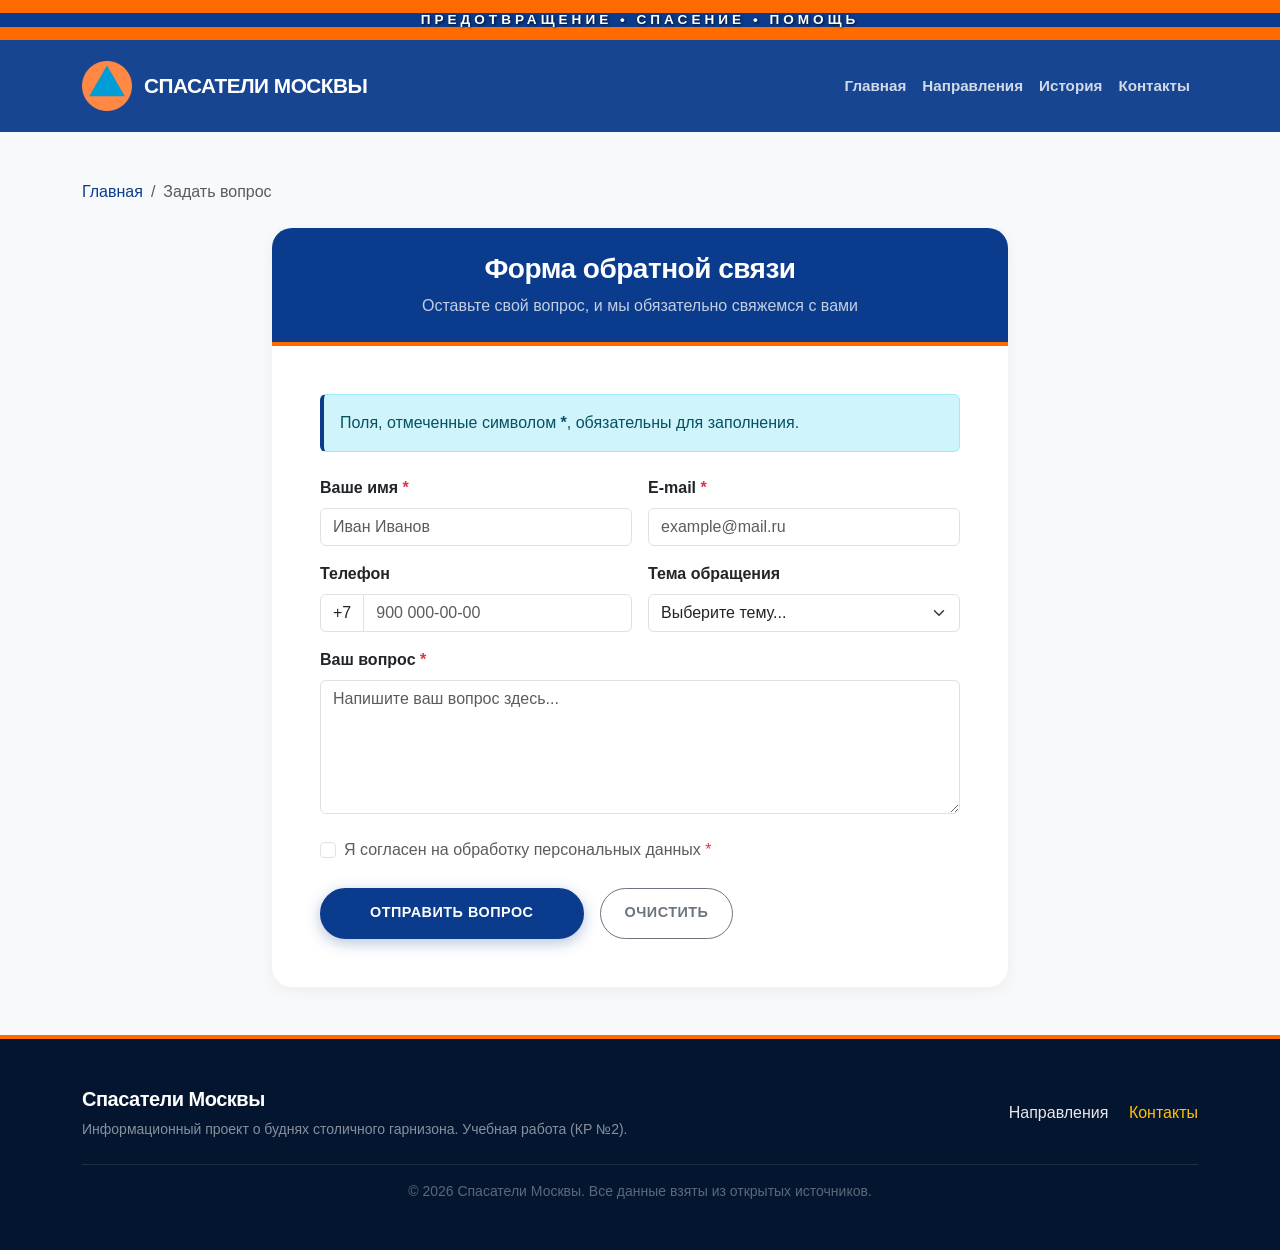
<file: order.html>
<!DOCTYPE html>
<html lang="ru">
<head>
    <meta charset="UTF-8">
    <meta name="viewport" content="width=device-width, initial-scale=1.0">
    <title>Задать вопрос — Спасатели Москвы</title>
    <link rel="stylesheet" href="vendor/bootstrap/css/bootstrap.min.css">
    <link rel="stylesheet" href="css/custom.css">
</head>
<body class="d-flex flex-column min-vh-100">

    <!-- Индикатор прокрутки -->
    <div class="scroll-progress-bar" id="scrollProgress"></div>

    <!-- Верхняя полоса с девизом -->
    <div class="mchs-top-line">Предотвращение &bull; Спасение &bull; Помощь</div>

    <nav class="navbar navbar-expand-lg navbar-dark sticky-top">
        <div class="container">
            <a class="navbar-brand d-flex align-items-center" href="index.html">
                <img src="images/logo.png" alt="Логотип" class="navbar-logo">
                Спасатели Москвы
            </a>
            <button class="navbar-toggler" type="button" data-bs-toggle="collapse" data-bs-target="#mainNavbar">
                <span class="navbar-toggler-icon"></span>
            </button>
            <div class="collapse navbar-collapse" id="mainNavbar">
                <ul class="navbar-nav ms-auto mb-2 mb-lg-0">
                    <li class="nav-item"><a class="nav-link" href="index.html">Главная</a></li>
                    <li class="nav-item"><a class="nav-link" href="catalog.html">Направления</a></li>
                    <li class="nav-item"><a class="nav-link" href="history.html">История</a></li>
                    <li class="nav-item"><a class="nav-link" href="contacts.html">Контакты</a></li>
                </ul>
            </div>
        </div>
    </nav>

    <main class="flex-grow-1 py-5 bg-light">
        <div class="container">
            <nav aria-label="breadcrumb" class="mb-4 reveal">
                <ol class="breadcrumb">
                    <li class="breadcrumb-item"><a href="index.html" class="text-decoration-none" style="color: var(--mchs-blue);">Главная</a></li>
                    <li class="breadcrumb-item active" aria-current="page">Задать вопрос</li>
                </ol>
            </nav>

            <div class="row justify-content-center reveal">
                <div class="col-12 col-lg-8">
                    <div class="card shadow-lg border-0" style="border-radius: 20px; overflow: hidden;">
                        <div class="card-header text-white text-center py-4" style="background-color: var(--mchs-blue); border-bottom: 4px solid var(--mchs-orange);">
                            <h1 class="h3 fw-bold mb-0">Форма обратной связи</h1>
                            <p class="mb-0 mt-2 opacity-75">Оставьте свой вопрос, и мы обязательно свяжемся с вами</p>
                        </div>
                        
                        <div class="card-body p-4 p-md-5">
                            <div class="alert alert-info mb-4" role="alert" style="border-left: 4px solid var(--mchs-blue);">
                                Поля, отмеченные символом <strong>*</strong>, обязательны для заполнения.
                            </div>

                            <form id="feedbackForm" class="needs-validation" novalidate>
                                <div class="row g-3">
                                    <div class="col-12 col-md-6">
                                        <label for="userName" class="form-label fw-bold">Ваше имя <span class="text-danger">*</span></label>
                                        <input type="text" class="form-control" id="userName" name="name" placeholder="Иван Иванов" required>
                                        <div class="invalid-feedback">Пожалуйста, введите ваше имя.</div>
                                    </div>
                                    <div class="col-12 col-md-6">
                                        <label for="userEmail" class="form-label fw-bold">E-mail <span class="text-danger">*</span></label>
                                        <input type="email" class="form-control" id="userEmail" name="email" placeholder="example@mail.ru" required>
                                        <div class="invalid-feedback">Пожалуйста, введите корректный адрес электронной почты.</div>
                                    </div>
                                    <div class="col-12 col-md-6">
                                        <label for="userPhone" class="form-label fw-bold">Телефон</label>
                                        <div class="input-group">
                                            <span class="input-group-text bg-white">+7</span>
                                            <input type="tel" class="form-control" id="userPhone" name="phone" placeholder="900 000-00-00">
                                        </div>
                                    </div>
                                    <div class="col-12 col-md-6">
                                        <label for="userTopic" class="form-label fw-bold">Тема обращения</label>
                                        <select class="form-select" id="userTopic" name="topic">
                                            <option value="" selected disabled>Выберите тему...</option>
                                            <option value="1">Вопрос по службе в МЧС</option>
                                            <option value="2">Вопрос по ДГОЧСиПБ</option>
                                            <option value="3">Предложение о сотрудничестве</option>
                                            <option value="4">Другое</option>
                                        </select>
                                    </div>
                                    <div class="col-12">
                                        <label for="userMessage" class="form-label fw-bold">Ваш вопрос <span class="text-danger">*</span></label>
                                        <textarea class="form-control" id="userMessage" name="message" rows="5" placeholder="Напишите ваш вопрос здесь..." required></textarea>
                                        <div class="invalid-feedback">Пожалуйста, напишите ваш вопрос.</div>
                                    </div>
                                    <div class="col-12 mt-4">
                                        <div class="form-check">
                                            <input class="form-check-input" type="checkbox" id="userAgree" name="agree" required>
                                            <label class="form-check-label text-muted" for="userAgree">
                                                Я согласен на обработку персональных данных <span class="text-danger">*</span>
                                            </label>
                                            <div class="invalid-feedback">Необходимо ваше согласие на обработку данных.</div>
                                        </div>
                                    </div>
                                    <div class="col-12 mt-4 d-flex gap-3 flex-wrap">
                                        <button class="btn btn-primary btn-lg px-5" type="submit">Отправить вопрос</button>
                                        <button class="btn btn-outline-secondary btn-lg px-4" type="reset" style="border-radius: 50px;">Очистить</button>
                                    </div>
                                </div>
                            </form>

                            <div id="successMessage" class="alert alert-success mt-4 d-none" role="alert">
                                <h4 class="alert-heading fw-bold">Спасибо!</h4>
                                <p class="mb-0">Ваш вопрос успешно отправлен. Мы свяжемся с вами в ближайшее время.</p>
                            </div>
                        </div>
                    </div>
                </div>
            </div>
        </div>
    </main>

    <footer class="mt-auto">
        <div class="container">
            <div class="row align-items-center g-4">
                <div class="col-12 col-md-6">
                    <h5 class="text-white fw-bold mb-2">Спасатели Москвы</h5>
                    <p class="mb-0 small opacity-75">Информационный проект о буднях столичного гарнизона. Учебная работа (КР №2).</p>
                </div>
                <div class="col-12 col-md-6 text-md-end">
                    <a href="catalog.html" class="me-3">Направления</a>
                    <a href="contacts.html" class="text-warning">Контакты</a>
                </div>
            </div>
            <hr class="border-secondary mt-4">
            <div class="text-center small opacity-50">&copy; 2026 Спасатели Москвы. Все данные взяты из открытых источников.</div>
        </div>
    </footer>

    <script src="vendor/bootstrap/js/bootstrap.bundle.min.js"></script>
    <script>
        // Фишка: Валидация формы
        (function () {
            'use strict'
            var form = document.getElementById('feedbackForm')
            form.addEventListener('submit', function (event) {
                if (!form.checkValidity()) {
                    event.preventDefault()
                    event.stopPropagation()
                } else {
                    event.preventDefault()
                    document.getElementById('successMessage').classList.remove('d-none')
                    form.reset()
                    form.classList.remove('was-validated')
                    return
                }
                form.classList.add('was-validated')
            }, false)
        })();

        document.addEventListener('DOMContentLoaded', () => {
            // Фишка 3: Кнопка наверх
            const backToTopBtn = document.createElement('button');
            backToTopBtn.innerHTML = '↑';
            backToTopBtn.className = 'back-to-top';
            backToTopBtn.title = 'Вернуться наверх';
            document.body.appendChild(backToTopBtn);
            window.addEventListener('scroll', () => {
                if (window.scrollY > 400) backToTopBtn.classList.add('show');
                else backToTopBtn.classList.remove('show');
            });
            backToTopBtn.addEventListener('click', () => {
                window.scrollTo({ top: 0, behavior: 'smooth' });
            });

            // Фишка 4: Индикатор прокрутки
            const progressBar = document.getElementById('scrollProgress');
            window.addEventListener('scroll', () => {
                const scrollTop = window.scrollY || document.documentElement.scrollTop;
                const scrollHeight = document.documentElement.scrollHeight - document.documentElement.clientHeight;
                const scrollPercent = (scrollTop / scrollHeight) * 100;
                progressBar.style.width = scrollPercent + '%';
            });

            // Фишка 5: Анимация появления (Scroll Reveal)
            const revealElements = document.querySelectorAll('.reveal');
            const revealObserver = new IntersectionObserver((entries, observer) => {
                entries.forEach(entry => {
                    if (entry.isIntersecting) {
                        entry.target.classList.add('active');
                        observer.unobserve(entry.target);
                    }
                });
            }, { threshold: 0.1 });
            revealElements.forEach(el => revealObserver.observe(el));
        });
    </script>
</body>
</html>
</file>
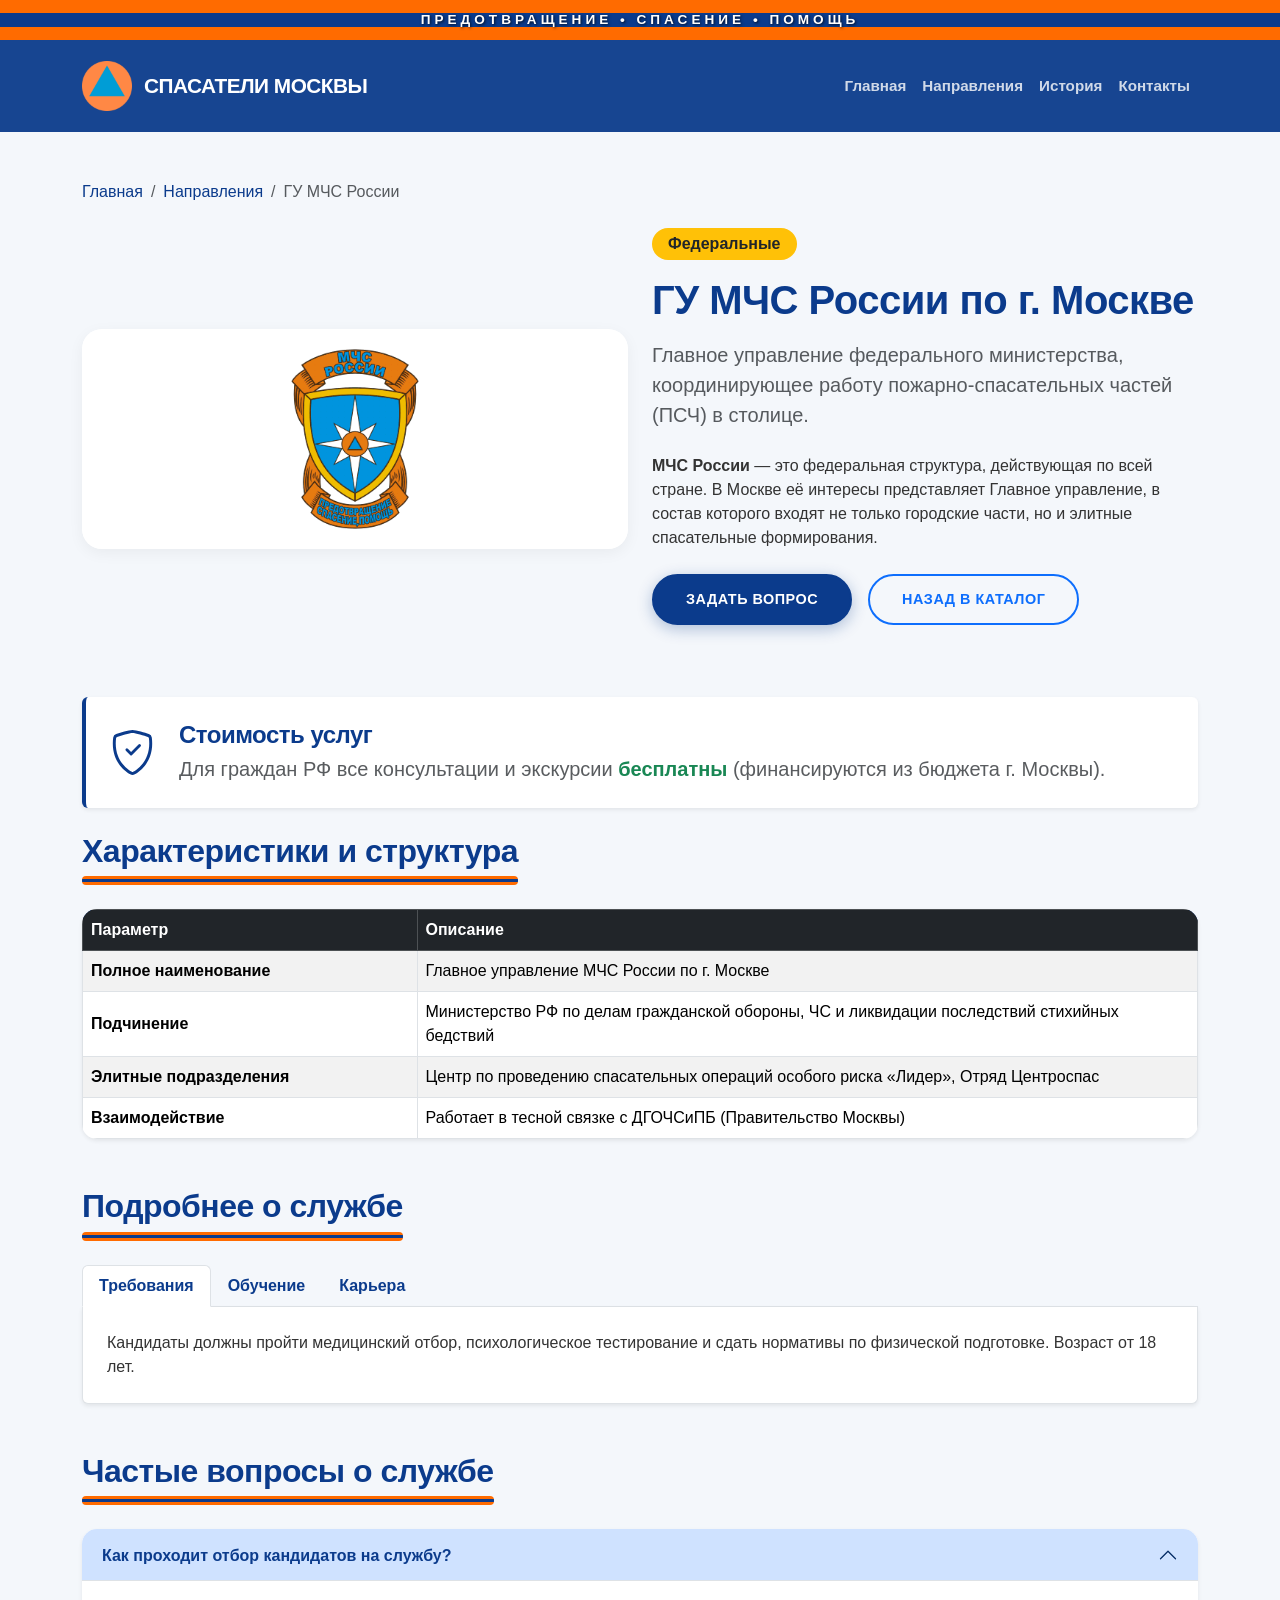
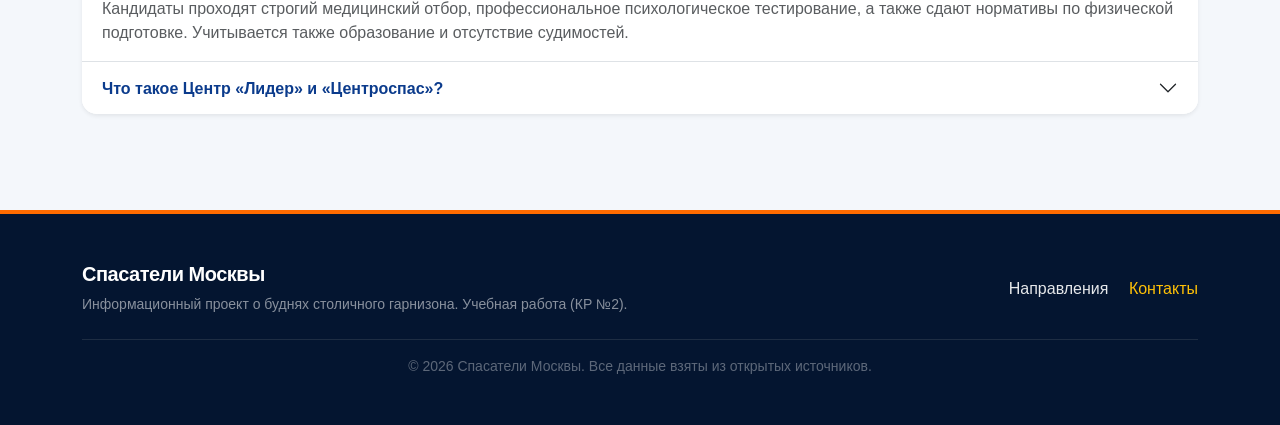
<file: product.html>
<!DOCTYPE html>
<html lang="ru">
<head>
    <meta charset="UTF-8">
    <meta name="viewport" content="width=device-width, initial-scale=1.0">
    <title>ГУ МЧС России по г. Москве — Спасатели Москвы</title>
    <link rel="stylesheet" href="vendor/bootstrap/css/bootstrap.min.css">
    <link rel="stylesheet" href="css/custom.css">
</head>
<body class="d-flex flex-column min-vh-100">

    <!-- Индикатор прокрутки -->
    <div class="scroll-progress-bar" id="scrollProgress"></div>

    <!-- Верхняя полоса с девизом -->
    <div class="mchs-top-line">Предотвращение &bull; Спасение &bull; Помощь</div>

    <nav class="navbar navbar-expand-lg navbar-dark sticky-top">
        <div class="container">
            <a class="navbar-brand d-flex align-items-center" href="index.html">
                <img src="images/logo.png" alt="Логотип" class="navbar-logo">
                Спасатели Москвы
            </a>
            <button class="navbar-toggler" type="button" data-bs-toggle="collapse" data-bs-target="#mainNavbar">
                <span class="navbar-toggler-icon"></span>
            </button>
            <div class="collapse navbar-collapse" id="mainNavbar">
                <ul class="navbar-nav ms-auto mb-2 mb-lg-0">
                    <li class="nav-item"><a class="nav-link" href="index.html">Главная</a></li>
                    <li class="nav-item"><a class="nav-link" href="catalog.html">Направления</a></li>
                    <li class="nav-item"><a class="nav-link" href="history.html">История</a></li>
                    <li class="nav-item"><a class="nav-link" href="contacts.html">Контакты</a></li>
                </ul>
            </div>
        </div>
    </nav>

    <main class="flex-grow-1 py-5">
        <div class="container">
            <nav aria-label="breadcrumb" class="mb-4 reveal">
                <ol class="breadcrumb">
                    <li class="breadcrumb-item"><a href="index.html" class="text-decoration-none" style="color: var(--mchs-blue);">Главная</a></li>
                    <li class="breadcrumb-item"><a href="catalog.html" class="text-decoration-none" style="color: var(--mchs-blue);">Направления</a></li>
                    <li class="breadcrumb-item active" aria-current="page">ГУ МЧС России</li>
                </ol>
            </nav>

            <div class="row g-4 mb-5 align-items-center reveal">
                <div class="col-12 col-lg-6">
                    <div class="card shadow-sm border-0" style="border-radius: 20px;">
                        <div class="card-img-wrapper" style="height: 400px; background: #fff; border-radius: 20px;">
                            <img src="images/cat4.jpg" alt="Главное управление МЧС России по г. Москве">
                        </div>
                    </div>
                </div>

                <div class="col-12 col-lg-6">
                    <span class="badge rounded-pill bg-warning text-dark px-3 py-2 mb-3 fs-6">Федеральные</span>
                    <h1 class="fw-bold mb-3" style="color: var(--mchs-blue);">ГУ МЧС России по г. Москве</h1>
                    <p class="lead text-muted mb-4">Главное управление федерального министерства, координирующее работу пожарно-спасательных частей (ПСЧ) в столице.</p>
                    
                    <p class="mb-4"><strong>МЧС России</strong> — это федеральная структура, действующая по всей стране. В Москве её интересы представляет Главное управление, в состав которого входят не только городские части, но и элитные спасательные формирования.</p>
                    
                    <div class="d-flex gap-3 mb-4 flex-wrap">
                        <a href="order.html" class="btn btn-primary btn-lg">Задать вопрос</a>
                        <a href="catalog.html" class="btn btn-outline-primary btn-lg" style="border-radius: 50px; border-width: 2px;">Назад в каталог</a>
                    </div>
                </div>
            </div>

            <div class="d-flex align-items-center mb-4 p-4 bg-white rounded shadow-sm border-start border-4 reveal" style="border-color: var(--mchs-blue) !important;">
                <div class="me-4" style="color: var(--mchs-blue);">
                    <svg xmlns="http://www.w3.org/2000/svg" width="45" height="45" fill="currentColor" class="bi bi-shield-check" viewBox="0 0 16 16">
                      <path d="M5.338 1.59a61.44 61.44 0 0 0-2.837.856.481.481 0 0 0-.328.39c-.554 4.157.726 7.19 2.253 9.188a10.725 10.725 0 0 0 2.287 2.233c.346.244.652.42.893.533.12.057.218.095.293.118a.55.55 0 0 0 .101.025.615.615 0 0 0 .1-.025c.076-.023.174-.061.294-.118.24-.113.547-.29.893-.533a10.726 10.726 0 0 0 2.287-2.233c1.527-1.997 2.807-5.031 2.253-9.188a.48.48 0 0 0-.328-.39c-.651-.213-1.75-.56-2.837-.855C9.552 1.29 8.531 1.067 8 1.067c-.53 0-1.552.223-2.662.524zM5.072.56C6.157.265 7.31 0 8 0s1.843.265 2.928.56c1.11.3 2.229.655 2.887.87a1.54 1.54 0 0 1 1.044 1.262c.596 4.477-.787 7.795-2.465 9.99a11.775 11.775 0 0 1-2.517 2.453 7.159 7.159 0 0 1-1.048.625c-.28.132-.581.24-.829.24s-.548-.108-.829-.24a7.158 7.158 0 0 1-1.048-.625 11.777 11.777 0 0 1-2.517-2.453C1.928 10.487.545 7.169 1.141 2.692A1.54 1.54 0 0 1 2.185 1.43 62.456 62.456 0 0 1 5.072.56z"/>
                      <path d="M10.854 5.146a.5.5 0 0 1 0 .708l-3 3a.5.5 0 0 1-.708 0l-1.5-1.5a.5.5 0 1 1 .708-.708L7.5 7.793l2.646-2.647a.5.5 0 0 1 .708 0z"/>
                    </svg>
                </div>
                <div>
                    <h4 class="mb-1 fw-bold" style="color: var(--mchs-blue);">Стоимость услуг</h4>
                    <p class="mb-0 text-muted fs-5">Для граждан РФ все консультации и экскурсии <strong class="text-success">бесплатны</strong> (финансируются из бюджета г. Москвы).</p>
                </div>
            </div>

            <section class="mb-5 reveal">
                <h2 class="fw-bold mb-4" style="color: var(--mchs-blue);">Характеристики и структура</h2>
                <div class="table-responsive shadow-sm" style="border-radius: 15px; overflow: hidden;">
                    <table class="table table-striped table-bordered align-middle mb-0">
                        <thead class="table-dark" style="background-color: var(--mchs-blue) !important;">
                            <tr>
                                <th scope="col" style="width: 30%;">Параметр</th>
                                <th scope="col">Описание</th>
                            </tr>
                        </thead>
                        <tbody>
                            <tr><th scope="row">Полное наименование</th><td>Главное управление МЧС России по г. Москве</td></tr>
                            <tr><th scope="row">Подчинение</th><td>Министерство РФ по делам гражданской обороны, ЧС и ликвидации последствий стихийных бедствий</td></tr>
                            <tr><th scope="row">Элитные подразделения</th><td>Центр по проведению спасательных операций особого риска «Лидер», Отряд Центроспас</td></tr>
                            <tr><th scope="row">Взаимодействие</th><td>Работает в тесной связке с ДГОЧСиПБ (Правительство Москвы)</td></tr>
                        </tbody>
                    </table>
                </div>
            </section>

            <section class="mb-5 reveal">
                <h2 class="fw-bold mb-4" style="color: var(--mchs-blue);">Подробнее о службе</h2>
                
                <ul class="nav nav-tabs" id="myTab" role="tablist">
                    <li class="nav-item" role="presentation">
                        <button class="nav-link active fw-bold" id="home-tab" data-bs-toggle="tab" data-bs-target="#home-tab-pane" type="button" role="tab" aria-selected="true" style="color: var(--mchs-blue);">Требования</button>
                    </li>
                    <li class="nav-item" role="presentation">
                        <button class="nav-link fw-bold" id="profile-tab" data-bs-toggle="tab" data-bs-target="#profile-tab-pane" type="button" role="tab" aria-selected="false" style="color: var(--mchs-blue);">Обучение</button>
                    </li>
                    <li class="nav-item" role="presentation">
                        <button class="nav-link fw-bold" id="contact-tab" data-bs-toggle="tab" data-bs-target="#contact-tab-pane" type="button" role="tab" aria-selected="false" style="color: var(--mchs-blue);">Карьера</button>
                    </li>
                </ul>
                <div class="tab-content p-4 bg-white border border-top-0 rounded-bottom shadow-sm" id="myTabContent">
                    <div class="tab-pane fade show active" id="home-tab-pane" role="tabpanel" aria-labelledby="home-tab">
                        <p class="mb-0">Кандидаты должны пройти медицинский отбор, психологическое тестирование и сдать нормативы по физической подготовке. Возраст от 18 лет.</p>
                    </div>
                    <div class="tab-pane fade" id="profile-tab-pane" role="tabpanel" aria-labelledby="profile-tab">
                        <p class="mb-0">Обучение проходит в специализированных центрах МЧС. Курсанты изучают тактику спасательных работ, психологию и оказание первой помощи.</p>
                    </div>
                    <div class="tab-pane fade" id="contact-tab-pane" role="tabpanel" aria-labelledby="contact-tab">
                        <p class="mb-0">Служба в МЧС — это стабильность, социальные гарантии и возможность спасать жизни. Карьерный рост от рядового спасателя до командира отряда.</p>
                    </div>
                </div>
            </section>

            <section class="mb-5 reveal">
                <h2 class="fw-bold mb-4" style="color: var(--mchs-blue);">Частые вопросы о службе</h2>
                
                <div class="accordion shadow-sm" id="faqAccordion" style="border-radius: 15px; overflow: hidden;">
                    <div class="accordion-item border-0 border-bottom">
                        <h3 class="accordion-header">
                            <button class="accordion-button fw-bold" style="color: var(--mchs-blue);" type="button" data-bs-toggle="collapse" data-bs-target="#faqOne" aria-expanded="true" aria-controls="faqOne">
                                Как проходит отбор кандидатов на службу?
                            </button>
                        </h3>
                        <div id="faqOne" class="accordion-collapse collapse show" data-bs-parent="#faqAccordion">
                            <div class="accordion-body text-muted">
                                Кандидаты проходят строгий медицинский отбор, профессиональное психологическое тестирование, а также сдают нормативы по физической подготовке. Учитывается также образование и отсутствие судимостей.
                            </div>
                        </div>
                    </div>
                    <div class="accordion-item border-0">
                        <h3 class="accordion-header">
                            <button class="accordion-button collapsed fw-bold" style="color: var(--mchs-blue);" type="button" data-bs-toggle="collapse" data-bs-target="#faqTwo" aria-expanded="false" aria-controls="faqTwo">
                                Что такое Центр «Лидер» и «Центроспас»?
                            </button>
                        </h3>
                        <div id="faqTwo" class="accordion-collapse collapse" data-bs-parent="#faqAccordion">
                            <div class="accordion-body text-muted">
                                Это элитные спасательные формирования федерального уровня. Они специализируются на самых сложных операциях: разминировании, спасении при крупных катастрофах, работе за рубежом и ликвидации последствий терактов.
                            </div>
                        </div>
                    </div>
                </div>
            </section>
        </div>
    </main>

    <footer class="mt-auto">
        <div class="container">
            <div class="row align-items-center g-4">
                <div class="col-12 col-md-6">
                    <h5 class="text-white fw-bold mb-2">Спасатели Москвы</h5>
                    <p class="mb-0 small opacity-75">Информационный проект о буднях столичного гарнизона. Учебная работа (КР №2).</p>
                </div>
                <div class="col-12 col-md-6 text-md-end">
                    <a href="catalog.html" class="me-3">Направления</a>
                    <a href="contacts.html" class="text-warning">Контакты</a>
                </div>
            </div>
            <hr class="border-secondary mt-4">
            <div class="text-center small opacity-50">&copy; 2026 Спасатели Москвы. Все данные взяты из открытых источников.</div>
        </div>
    </footer>

    <script src="vendor/bootstrap/js/bootstrap.bundle.min.js"></script>
    <script>
        document.addEventListener('DOMContentLoaded', () => {
            // Фишка 3: Кнопка наверх
            const backToTopBtn = document.createElement('button');
            backToTopBtn.innerHTML = '↑';
            backToTopBtn.className = 'back-to-top';
            backToTopBtn.title = 'Вернуться наверх';
            document.body.appendChild(backToTopBtn);
            window.addEventListener('scroll', () => {
                if (window.scrollY > 400) backToTopBtn.classList.add('show');
                else backToTopBtn.classList.remove('show');
            });
            backToTopBtn.addEventListener('click', () => {
                window.scrollTo({ top: 0, behavior: 'smooth' });
            });

            // Фишка 4: Индикатор прокрутки
            const progressBar = document.getElementById('scrollProgress');
            window.addEventListener('scroll', () => {
                const scrollTop = window.scrollY || document.documentElement.scrollTop;
                const scrollHeight = document.documentElement.scrollHeight - document.documentElement.clientHeight;
                const scrollPercent = (scrollTop / scrollHeight) * 100;
                progressBar.style.width = scrollPercent + '%';
            });

            // Фишка 5: Анимация появления (Scroll Reveal)
            const revealElements = document.querySelectorAll('.reveal');
            const revealObserver = new IntersectionObserver((entries, observer) => {
                entries.forEach(entry => {
                    if (entry.isIntersecting) {
                        entry.target.classList.add('active');
                        observer.unobserve(entry.target);
                    }
                });
            }, { threshold: 0.1 });
            revealElements.forEach(el => revealObserver.observe(el));
        });
    </script>
</body>
</html>
</file>
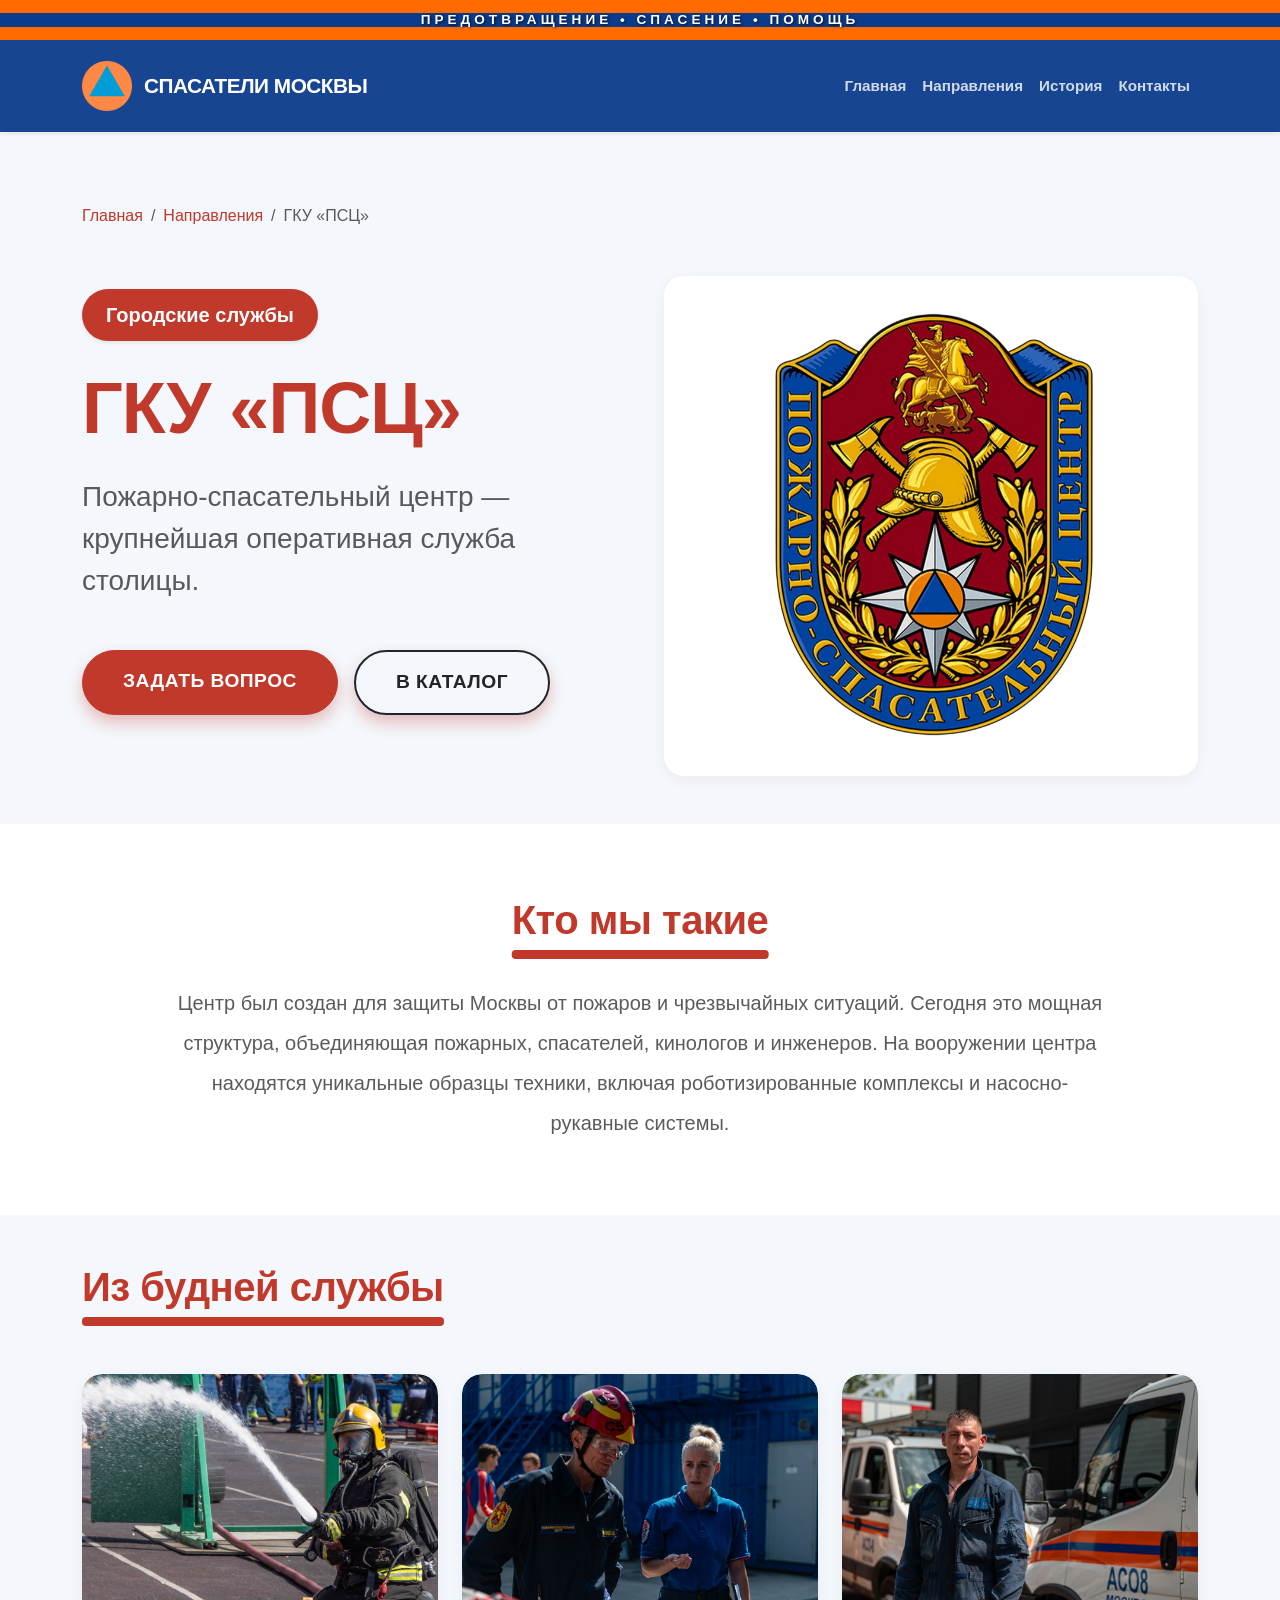
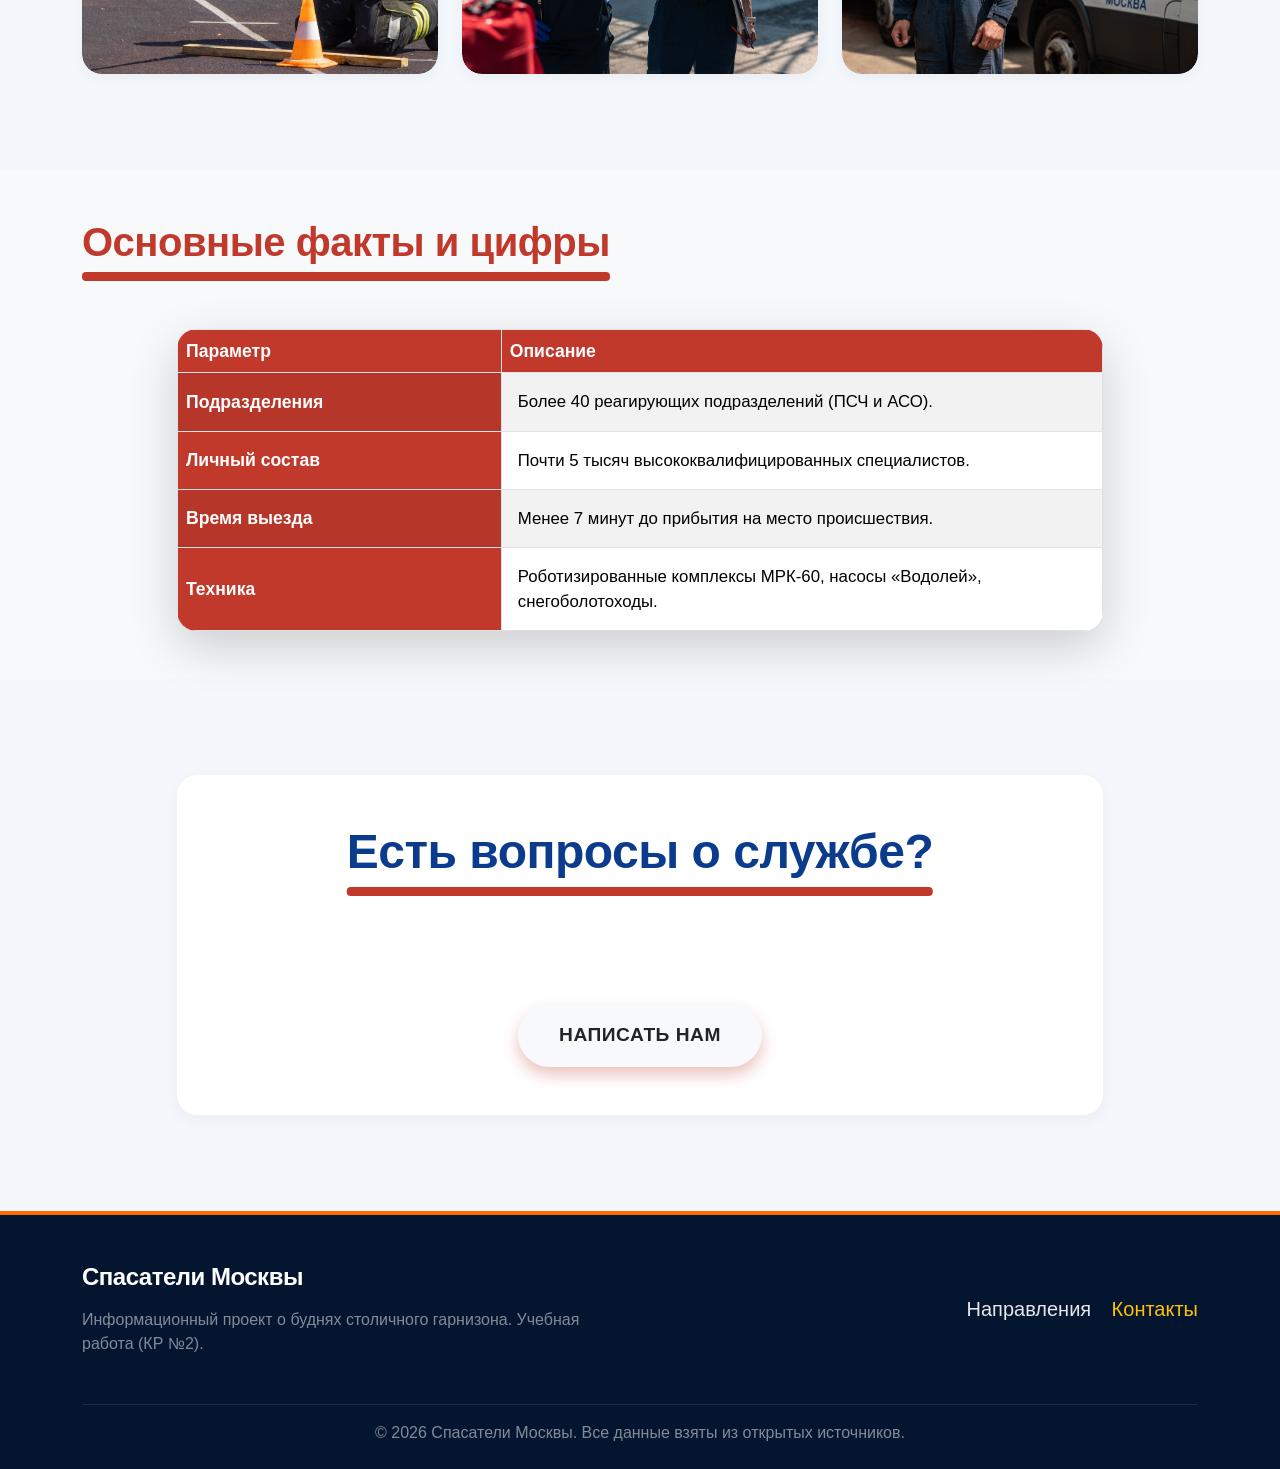
<file: psc.html>
<!DOCTYPE html>
<html lang="ru">
<head>
    <meta charset="UTF-8">
    <meta name="viewport" content="width=device-width, initial-scale=1.0">
    <title>ГКУ «ПСЦ» — Спасатели Москвы</title>
    <link rel="stylesheet" href="vendor/bootstrap/css/bootstrap.min.css">
    <link rel="stylesheet" href="css/custom.css">
    <style>
        :root { --theme-color: #C0392B; --theme-dark: #922B21; }
        h2.fw-bold::after { background: var(--theme-color) !important; }
        .btn-huge { padding: 1rem 2.5rem; font-size: 1.2rem; font-weight: 700; text-transform: uppercase; border-radius: 50px; box-shadow: 0 8px 15px rgba(192, 57, 43, 0.3); transition: all 0.3s ease; }
        .btn-huge:hover { transform: translateY(-5px); box-shadow: 0 15px 25px rgba(192, 57, 43, 0.4); }
        .btn-theme { background-color: var(--theme-color); border-color: var(--theme-color); color: white; }
        .btn-theme:hover { background-color: var(--theme-dark); border-color: var(--theme-dark); color: white; }
        .gallery-img { width: 100%; height: 300px; object-fit: cover; border-radius: 20px; transition: transform 0.4s ease; }
        .gallery-img:hover { transform: scale(1.03); }
        .theme-table th { background-color: var(--theme-color) !important; color: white; font-size: 1.1rem; }
        .theme-table td { font-size: 1.05rem; padding: 1rem; }
        .display-2 { font-weight: 900; letter-spacing: -1px; }
    </style>
</head>
<body class="d-flex flex-column min-vh-100">

    <div class="scroll-progress-bar" id="scrollProgress"></div>
    <div class="mchs-top-line">Предотвращение &bull; Спасение &bull; Помощь</div>

    <nav class="navbar navbar-expand-lg navbar-dark sticky-top shadow-sm">
        <div class="container">
            <a class="navbar-brand d-flex align-items-center" href="index.html">
                <img src="images/logo.png" alt="Логотип" class="navbar-logo"> Спасатели Москвы
            </a>
            <button class="navbar-toggler" type="button" data-bs-toggle="collapse" data-bs-target="#mainNavbar">
                <span class="navbar-toggler-icon"></span>
            </button>
            <div class="collapse navbar-collapse" id="mainNavbar">
                <ul class="navbar-nav ms-auto mb-2 mb-lg-0">
                    <li class="nav-item"><a class="nav-link" href="index.html">Главная</a></li>
                    <li class="nav-item"><a class="nav-link active" href="catalog.html">Направления</a></li>
                    <li class="nav-item"><a class="nav-link" href="history.html">История</a></li>
                    <li class="nav-item"><a class="nav-link" href="contacts.html">Контакты</a></li>
                </ul>
            </div>
        </div>
    </nav>

    <main class="flex-grow-1">
        <section class="py-5 mt-4">
            <div class="container">
                <nav aria-label="breadcrumb" class="mb-5 reveal">
                    <ol class="breadcrumb">
                        <li class="breadcrumb-item"><a href="index.html" class="text-decoration-none" style="color: var(--theme-color);">Главная</a></li>
                        <li class="breadcrumb-item"><a href="catalog.html" class="text-decoration-none" style="color: var(--theme-color);">Направления</a></li>
                        <li class="breadcrumb-item active" aria-current="page">ГКУ «ПСЦ»</li>
                    </ol>
                </nav>
                <div class="row g-5 align-items-center reveal">
                    <div class="col-12 col-lg-6">
                        <span class="badge rounded-pill mb-4 px-4 py-3 fs-5 shadow-sm" style="background-color: var(--theme-color);">Городские службы</span>
                        <h1 class="display-2 mb-4" style="color: var(--theme-color);">ГКУ «ПСЦ»</h1>
                        <p class="lead fs-3 text-muted mb-5">Пожарно-спасательный центр — крупнейшая оперативная служба столицы.</p>
                        <div class="d-flex gap-3 mb-5 flex-wrap">
                            <a href="order.html" class="btn btn-theme btn-huge">Задать вопрос</a>
                            <a href="catalog.html" class="btn btn-outline-dark btn-huge" style="border-width: 2px;">В каталог</a>
                        </div>
                    </div>
                    <div class="col-12 col-lg-6">
                        <div class="card shadow-lg border-0" style="border-radius: 30px; overflow: hidden;">
                            <img src="images/cat1.jpg" alt="ПСЦ" class="img-fluid w-100" style="height: 500px; object-fit: cover;">
                        </div>
                    </div>
                </div>
            </div>
        </section>

        <section class="py-5 bg-white reveal">
            <div class="container py-4">
                <div class="row justify-content-center">
                    <div class="col-12 col-lg-10 text-center">
                        <h2 class="fw-bold mb-4" style="color: var(--theme-color); font-size: 2.5rem;">Кто мы такие</h2>
                        <p class="fs-5 text-muted lh-lg mb-0">
                            Центр был создан для защиты Москвы от пожаров и чрезвычайных ситуаций. Сегодня это мощная структура, объединяющая пожарных, спасателей, кинологов и инженеров. На вооружении центра находятся уникальные образцы техники, включая роботизированные комплексы и насосно-рукавные системы.
                        </p>
                    </div>
                </div>
            </div>
        </section>

        <section class="py-5 mb-5 reveal">
            <div class="container">
                <h2 class="fw-bold mb-5 text-center" style="color: var(--theme-color); font-size: 2.5rem;">Из будней службы</h2>
                <div class="row g-4">
                    <div class="col-12 col-md-6 col-lg-4"><div class="card border-0 shadow-sm" style="border-radius: 20px; overflow: hidden;"><img src="images/psc-photo1.jpg" class="gallery-img" alt="Фото 1"></div></div>
                    <div class="col-12 col-md-6 col-lg-4"><div class="card border-0 shadow-sm" style="border-radius: 20px; overflow: hidden;"><img src="images/psc-photo2.jpg" class="gallery-img" alt="Фото 2"></div></div>
                    <div class="col-12 col-md-6 col-lg-4"><div class="card border-0 shadow-sm" style="border-radius: 20px; overflow: hidden;"><img src="images/psc-photo3.jpg" class="gallery-img" alt="Фото 3"></div></div>
                </div>
            </div>
        </section>

        <section class="py-5 bg-light mb-5 reveal">
            <div class="container">
                <h2 class="fw-bold mb-5 text-center" style="color: var(--theme-color); font-size: 2.5rem;">Основные факты и цифры</h2>
                <div class="row justify-content-center">
                    <div class="col-12 col-lg-10">
                        <div class="table-responsive shadow-lg" style="border-radius: 20px; overflow: hidden;">
                            <table class="table table-striped table-bordered align-middle mb-0 theme-table">
                                <thead><tr><th style="width: 35%;">Параметр</th><th>Описание</th></tr></thead>
                                <tbody>
                                    <tr><th scope="row">Подразделения</th><td>Более 40 реагирующих подразделений (ПСЧ и АСО).</td></tr>
                                    <tr><th scope="row">Личный состав</th><td>Почти 5 тысяч высококвалифицированных специалистов.</td></tr>
                                    <tr><th scope="row">Время выезда</th><td>Менее 7 минут до прибытия на место происшествия.</td></tr>
                                    <tr><th scope="row">Техника</th><td>Роботизированные комплексы МРК-60, насосы «Водолей», снегоболотоходы.</td></tr>
                                </tbody>
                            </table>
                        </div>
                    </div>
                </div>
            </div>
        </section>

        <section class="py-5 mb-5 reveal">
            <div class="container">
                <div class="row justify-content-center">
                    <div class="col-12 col-lg-10">
                        <div class="card border-0 shadow-lg text-white" style="border-radius: 30px; background: linear-gradient(135deg, var(--theme-color) 0%, var(--theme-dark) 100%);">
                            <div class="card-body p-5 text-center">
                                <h2 class="display-5 fw-bold mb-4">Есть вопросы о службе?</h2>
                                <p class="fs-4 mb-5 opacity-75">Оставьте обращение, и наши специалисты свяжутся с вами.</p>
                                <a href="order.html" class="btn btn-light btn-huge text-dark">Написать нам</a>
                            </div>
                        </div>
                    </div>
                </div>
            </div>
        </section>
    </main>

    <footer class="mt-auto pt-5 pb-4">
        <div class="container">
            <div class="row align-items-center g-4">
                <div class="col-12 col-md-6">
                    <h4 class="text-white fw-bold mb-3">Спасатели Москвы</h4>
                    <p class="mb-0 text-white-50">Информационный проект о буднях столичного гарнизона. Учебная работа (КР №2).</p>
                </div>
                <div class="col-12 col-md-6 text-md-end">
                    <a href="catalog.html" class="fs-5 me-3">Направления</a>
                    <a href="contacts.html" class="fs-5 text-warning">Контакты</a>
                </div>
            </div>
            <hr class="border-secondary mt-5">
            <div class="text-center text-white-50">&copy; 2026 Спасатели Москвы. Все данные взяты из открытых источников.</div>
        </div>
    </footer>

    <script src="vendor/bootstrap/js/bootstrap.bundle.min.js"></script>
    <script>
        document.addEventListener('DOMContentLoaded', () => {
            const backToTopBtn = document.createElement('button');
            backToTopBtn.innerHTML = '↑';
            backToTopBtn.className = 'back-to-top';
            backToTopBtn.title = 'Вернуться наверх';
            document.body.appendChild(backToTopBtn);
            window.addEventListener('scroll', () => {
                if (window.scrollY > 400) backToTopBtn.classList.add('show');
                else backToTopBtn.classList.remove('show');
            });
            backToTopBtn.addEventListener('click', () => {
                window.scrollTo({ top: 0, behavior: 'smooth' });
            });

            const progressBar = document.getElementById('scrollProgress');
            window.addEventListener('scroll', () => {
                const scrollTop = window.scrollY || document.documentElement.scrollTop;
                const scrollHeight = document.documentElement.scrollHeight - document.documentElement.clientHeight;
                progressBar.style.width = (scrollTop / scrollHeight * 100) + '%';
            });

            const revealElements = document.querySelectorAll('.reveal');
            const revealObserver = new IntersectionObserver((entries, observer) => {
                entries.forEach(entry => {
                    if (entry.isIntersecting) {
                        entry.target.classList.add('active');
                        observer.unobserve(entry.target);
                    }
                });
            }, { threshold: 0.1 });
            revealElements.forEach(el => revealObserver.observe(el));
        });
    </script>
</body>
</html>
</file>
<file: css/custom.css>
:root {
    --mchs-orange: #FF6B00;
    --mchs-blue: #0B3B8C;
    --mchs-light: #F4F7FB;
    --mchs-white: #ffffff;
    --text-muted: #6c757d;
    --bs-primary: var(--mchs-blue);
    --font-heading: 'Montserrat', sans-serif;
    --font-body: 'Inter', sans-serif;
}

/* --- БАЗОВЫЕ СТИЛИ --- */
body {
    min-height: 100vh;
    background-color: var(--mchs-light);
    font-family: var(--font-body);
    color: #333;
    display: flex;
    flex-direction: column;
    overflow-x: hidden;
}

h1, h2, h3, h4, h5, h6, .navbar-brand, .stat-number, .structure-num {
    font-family: var(--font-heading);
    letter-spacing: -0.5px;
}

/* --- ПОЛОСА С ДЕВИЗОМ --- */
.mchs-top-line {
    height: 40px;
    width: 100%;
    background: linear-gradient(
        to bottom,
        var(--mchs-orange) 0%, var(--mchs-orange) 33.33%,
        var(--mchs-blue) 33.33%, var(--mchs-blue) 66.66%,
        var(--mchs-orange) 66.66%, var(--mchs-orange) 100%
    );
    display: flex;
    justify-content: center;
    align-items: center;
    color: #ffffff;
    font-family: var(--font-heading);
    font-weight: 800;
    font-size: 0.85rem;
    letter-spacing: 4px;
    text-transform: uppercase;
    text-shadow: 1px 1px 3px rgba(0,0,0,0.8);
}

/* --- НАВИГАЦИЯ --- */
.navbar-logo {
    height: 50px !important; width: auto !important; max-width: 150px !important;
    object-fit: contain !important; margin-right: 12px; vertical-align: middle;
}
@media (max-width: 576px) {
    .navbar-logo { height: 35px !important; max-width: 100px !important; }
}

.navbar { background-color: rgba(11, 59, 140, 0.95) !important; backdrop-filter: blur(10px); padding: 1rem 0; }
.navbar-brand { font-weight: 800; text-transform: uppercase; font-size: 1.3rem; color: #fff !important; display: flex; align-items: center; }
.navbar-dark .navbar-nav .nav-link { font-family: var(--font-heading); font-weight: 600; font-size: 0.95rem; color: rgba(255,255,255,0.8) !important; transition: color 0.3s ease; }
.navbar-dark .navbar-nav .nav-link:hover, .navbar-dark .navbar-nav .nav-item.active .nav-link { color: var(--mchs-orange) !important; }

/* =========================================
   ЕДИНЫЙ ФОН ДЛЯ ШАПКИ И ЭМБЛЕМЫ
   ========================================= */
.main-dark-wrapper {
    background: linear-gradient(135deg, var(--mchs-blue) 0%, #041530 100%);
    position: relative;
    overflow: hidden;
    color: #fff;
}

/* --- ШАПКА (HERO) --- */
.hero-section { position: relative; padding: 4rem 0 2rem 0; }
.hero-text-animate { animation: slideInLeft 1s cubic-bezier(0.25, 0.8, 0.25, 1) forwards; opacity: 0; transform: translateX(-50px); }
@keyframes slideInLeft { to { opacity: 1; transform: translateX(0); } }
.hero-img-animate { animation: slideInRight 1s cubic-bezier(0.25, 0.8, 0.25, 1) forwards; opacity: 0; transform: translateX(50px); }
@keyframes slideInRight { to { opacity: 1; transform: translateX(0); } }
.hero-text-animate h1 { font-weight: 900; text-shadow: 2px 2px 0px var(--mchs-orange), 4px 4px 15px rgba(0,0,0,0.5); line-height: 1.15; text-transform: uppercase; letter-spacing: -1px; }
.hero-img { width: 100% !important; height: 400px !important; object-fit: cover !important; border-radius: 20px !important; box-shadow: 0 20px 40px rgba(0,0,0,0.5) !important; border: 4px solid rgba(255,255,255,0.1) !important; display: block !important; }
@media (max-width: 992px) { .hero-img { height: 300px !important; margin-top: 30px; } .hero-text-animate h1 { font-size: 2.5rem; } }

/* =========================================
   СЕКЦИЯ 3D-ЭМБЛЕМЫ (БЕЗ ШВОВ)
   ========================================= */
.emblem-section {
    position: relative;
    padding: 3rem 0 5rem 0;
    display: flex;
    justify-content: center;
    align-items: center;
    min-height: 50vh;
}

/* Контейнер для 3D-перспективы */
.emblem-wrapper {
    perspective: 1000px;
    animation: scaleIn 1.5s cubic-bezier(0.175, 0.885, 0.32, 1.275) forwards;
    opacity: 0;
    transform: scale(0.5);
    position: relative;
    z-index: 1;
}

/* Парение */
.emblem-floating {
    animation: floatEmblem 4s ease-in-out infinite;
    position: relative;
}

/* Пульсирующее свечение за эмблемой (создает объем) */
.emblem-glow {
    position: absolute;
    top: 50%;
    left: 50%;
    transform: translate(-50%, -50%);
    width: 200px;
    height: 200px;
    background: var(--mchs-orange);
    border-radius: 50%;
    filter: blur(80px);
    opacity: 0.4;
    z-index: -1;
    animation: pulseGlow 3s infinite alternate;
}

@keyframes pulseGlow {
    0% { transform: translate(-50%, -50%) scale(0.8); opacity: 0.3; }
    100% { transform: translate(-50%, -50%) scale(1.2); opacity: 0.6; }
}

/* Сама картинка */
.emblem-3d {
    width: 100%;
    max-width: 350px;
    height: auto;
    /* Многослойные тени для реалистичного объема */
    filter: drop-shadow(0 25px 35px rgba(0,0,0,0.8)) drop-shadow(0 10px 15px rgba(0,0,0,0.6));
    transition: transform 0.1s ease-out;
    transform-style: preserve-3d;
    cursor: grab;
}

@keyframes scaleIn {
    0% { opacity: 0; transform: scale(0.3) translateY(50px); }
    100% { opacity: 1; transform: scale(1) translateY(0); }
}

@keyframes floatEmblem {
    0% { transform: translateY(0px); }
    50% { transform: translateY(-20px); }
    100% { transform: translateY(0px); }
}

@media (max-width: 768px) {
    .emblem-3d { max-width: 250px; }
    .emblem-section { min-height: 40vh; }
}

/* --- ЗАГОЛОВКИ --- */
h2.fw-bold { position: relative; display: inline-block; padding-bottom: 15px; margin-bottom: 25px; font-weight: 800; color: var(--mchs-blue); }
h2.fw-bold::after { content: ''; position: absolute; bottom: 0; left: 0; width: 100%; height: 9px; border-radius: 4px; background: linear-gradient(to bottom, var(--mchs-orange) 0%, var(--mchs-orange) 33.33%, var(--mchs-blue) 33.33%, var(--mchs-blue) 66.66%, var(--mchs-orange) 66.66%, var(--mchs-orange) 100%); }
.text-center h2.fw-bold::after { left: 50%; transform: translateX(-50%); width: 100%; }

/* --- КАРТОЧКИ --- */
.card { border: none !important; border-radius: 20px !important; transition: transform 0.3s ease, box-shadow 0.3s ease !important; background: var(--mchs-white) !important; box-shadow: 0 4px 15px rgba(0,0,0,0.05) !important; overflow: hidden !important; }
.card:hover { transform: translateY(-8px) !important; box-shadow: 0 15px 30px rgba(0,0,0,0.15) !important; }
.card-title { font-weight: 800; }
.card-img-wrapper { overflow: hidden !important; height: 220px !important; width: 100% !important; position: relative !important; background-color: var(--mchs-white) !important; padding: 20px !important; display: flex !important; align-items: center !important; justify-content: center !important; }
.card-img-wrapper img { max-width: 100% !important; max-height: 100% !important; width: auto !important; height: auto !important; object-fit: contain !important; display: block !important; transition: transform 0.5s ease !important; }
.card:hover .card-img-wrapper img { transform: scale(1.1) !important; }

/* --- КНОПКИ --- */
.btn { border-radius: 50px !important; font-family: var(--font-heading); font-weight: 700; letter-spacing: 0.5px; padding: 0.8rem 2rem; transition: all 0.3s ease; position: relative; overflow: hidden; z-index: 1; text-transform: uppercase; font-size: 0.9rem; }
.btn-orange { background-color: var(--mchs-orange) !important; color: #fff !important; border: 2px solid var(--mchs-orange) !important; box-shadow: 0 4px 15px rgba(255, 107, 0, 0.4) !important; }
.btn-orange::before { content: ''; position: absolute; top: 0; left: 0; width: 0; height: 100%; background-color: var(--mchs-blue); transition: width 0.4s ease; z-index: -1; border-radius: 50px; }
.btn-orange:hover { color: #fff !important; border-color: var(--mchs-blue) !important; transform: translateY(-3px); box-shadow: 0 8px 25px rgba(11, 59, 140, 0.4) !important; }
.btn-orange:hover::before { width: 100%; }
.btn-primary { background-color: var(--mchs-blue) !important; color: #fff !important; border: 2px solid var(--mchs-blue) !important; box-shadow: 0 4px 15px rgba(11, 59, 140, 0.3) !important; }
.btn-primary::before { content: ''; position: absolute; top: 0; left: 0; width: 0; height: 100%; background-color: var(--mchs-orange); transition: width 0.4s ease; z-index: -1; border-radius: 50px; }
.btn-primary:hover { color: #fff !important; border-color: var(--mchs-orange) !important; transform: translateY(-3px); box-shadow: 0 8px 25px rgba(255, 107, 0, 0.4) !important; }
.btn-primary:hover::before { width: 100%; }

/* --- СТАТИСТИКА --- */
.stat-box { background: var(--mchs-white); border-radius: 20px; padding: 2rem 1.5rem; box-shadow: 0 4px 15px rgba(0,0,0,0.03); border-bottom: 4px solid var(--mchs-orange); transition: transform 0.3s ease; height: 100%; }
.stat-box:hover { transform: translateY(-5px); }
.stat-number { font-size: 2.2rem; font-weight: 900; line-height: 1.2; margin-bottom: 0.5rem; padding-top: 5px; }
.stat-label { font-family: var(--font-body); font-size: 0.9rem; font-weight: 600; text-transform: uppercase; color: var(--text-muted); letter-spacing: 0.5px; }
.structure-card { background: var(--mchs-white); border-radius: 20px; padding: 2rem; height: 100%; box-shadow: 0 4px 10px rgba(0,0,0,0.05); border-left: 6px solid var(--mchs-blue); transition: all 0.3s ease; }
.structure-card:hover { border-left-color: var(--mchs-orange); transform: translateX(5px); box-shadow: 0 8px 20px rgba(0,0,0,0.1); }
.structure-title { font-weight: 800; color: var(--mchs-blue); margin-bottom: 1.5rem; font-size: 1.3rem; }
.structure-item { display: flex; align-items: center; margin-bottom: 1rem; }
.structure-num { font-size: 2.2rem; font-weight: 900; color: var(--mchs-orange); line-height: 1; min-width: 60px; margin-right: 15px; }
.structure-desc { font-family: var(--font-body); font-weight: 600; color: #444; line-height: 1.2; }
.structure-sub { font-size: 0.85rem; color: var(--text-muted); display: block; font-weight: 400; }

/* --- ФУТЕР --- */
footer { background-color: #041530 !important; color: rgba(255,255,255,0.7); padding: 3rem 0; border-top: 4px solid var(--mchs-orange); }
footer a { color: rgba(255,255,255,0.9); text-decoration: none; transition: color 0.3s ease; }
footer a:hover { color: var(--mchs-orange); }

/* --- ФИШКА 3: КНОПКА "НАВЕРХ" --- */
.back-to-top {
    position: fixed; bottom: 30px; right: 30px; width: 55px; height: 55px; border-radius: 50%;
    background-color: var(--mchs-blue); color: #ffffff; border: 3px solid var(--mchs-orange);
    display: flex; align-items: center; justify-content: center; font-size: 24px; cursor: pointer;
    z-index: 1050; opacity: 0; visibility: hidden; transform: translateY(20px); transition: all 0.4s ease;
    box-shadow: 0 4px 15px rgba(0, 0, 0, 0.3);
}
.back-to-top.show { opacity: 1; visibility: visible; transform: translateY(0); }
.back-to-top:hover { background-color: var(--mchs-orange); border-color: var(--mchs-blue); transform: translateY(-5px); box-shadow: 0 8px 25px rgba(0, 0, 0, 0.4); }
.back-to-top:focus { outline: none; }

/* --- ФИШКА 4: ИНДИКАТОР ПРОКРУТКИ --- */
.scroll-progress-bar {
    position: fixed; top: 0; left: 0; height: 6px; width: 0%;
    background: linear-gradient(to right, var(--mchs-orange), var(--mchs-blue));
    z-index: 9999; box-shadow: 0 2px 5px rgba(0,0,0,0.3); transition: width 0.1s ease-out;
}

/* --- ФИШКА 5: АНИМАЦИЯ ПОЯВЛЕНИЯ ПРИ ПРОКРУТКЕ --- */
.reveal { opacity: 0; transform: translateY(40px); transition: all 0.8s cubic-bezier(0.5, 0, 0, 1); }
.reveal.active { opacity: 1; transform: translateY(0); }
</file>
